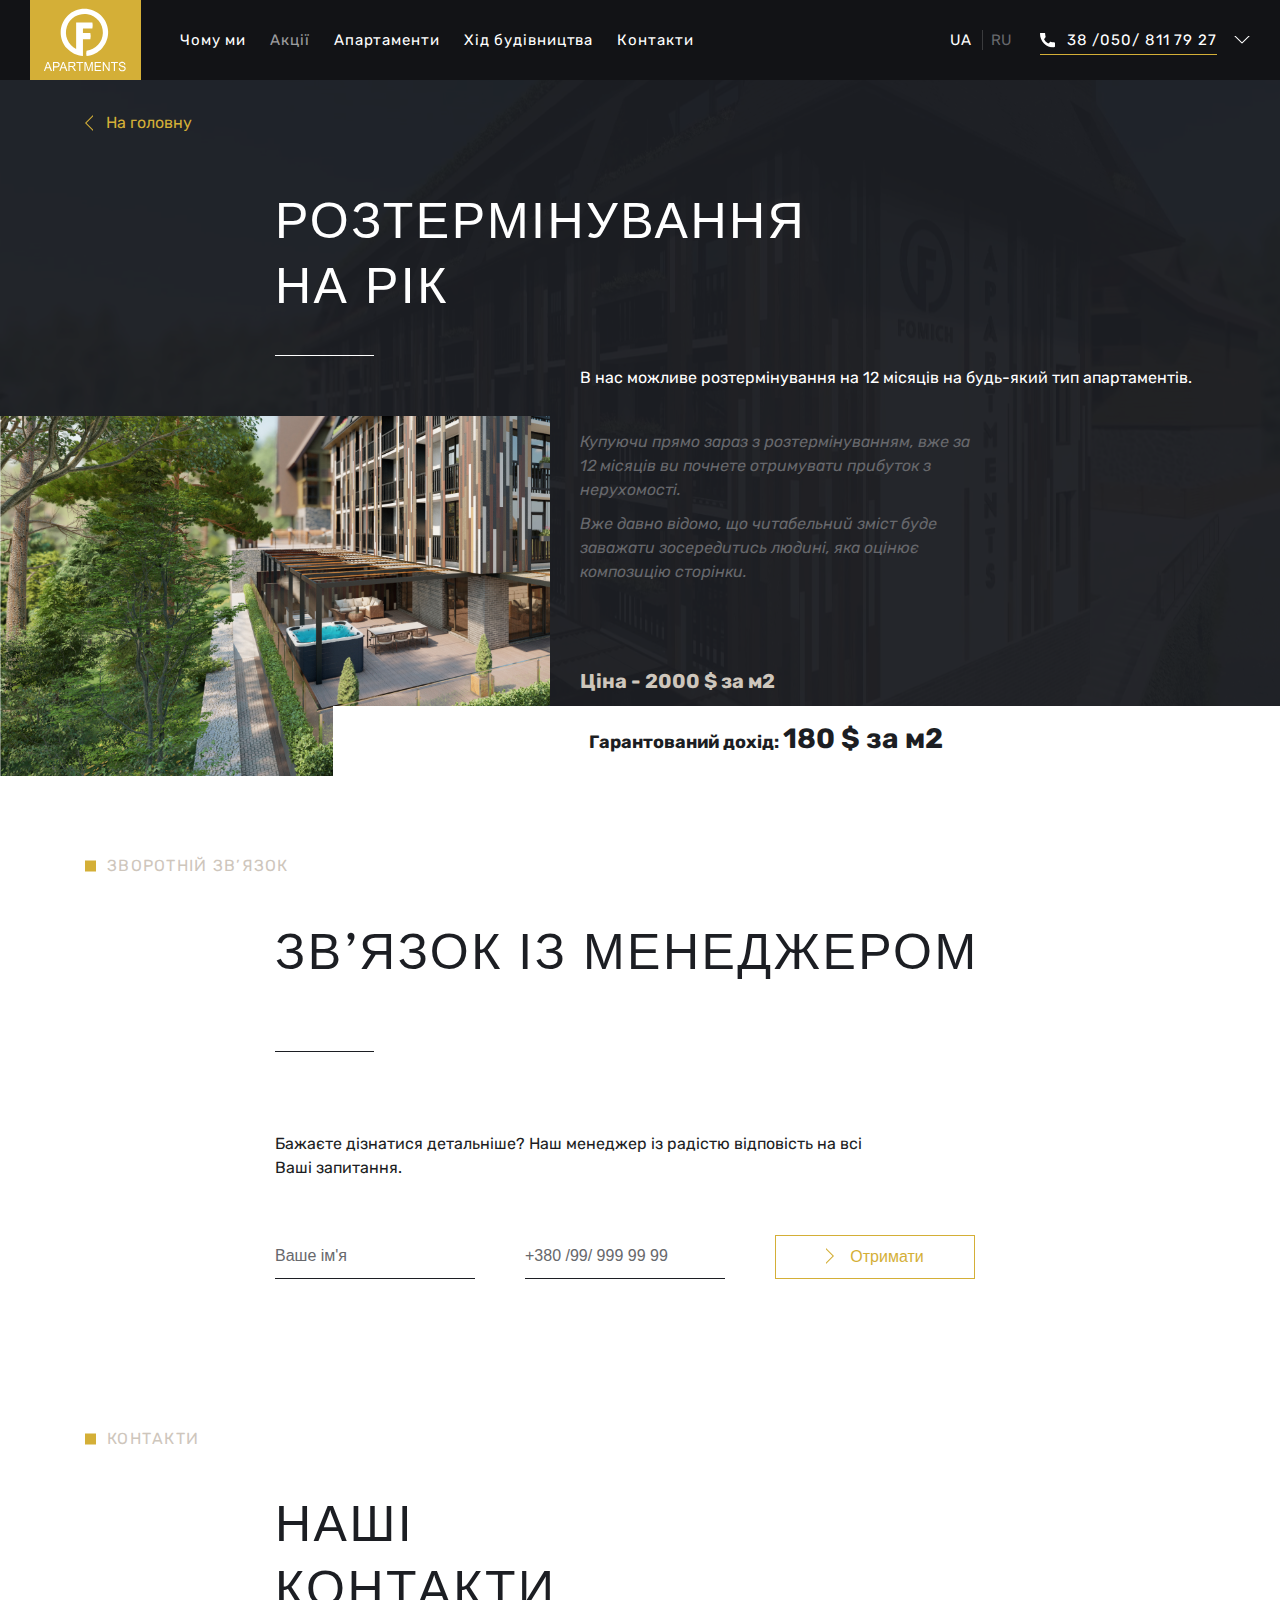
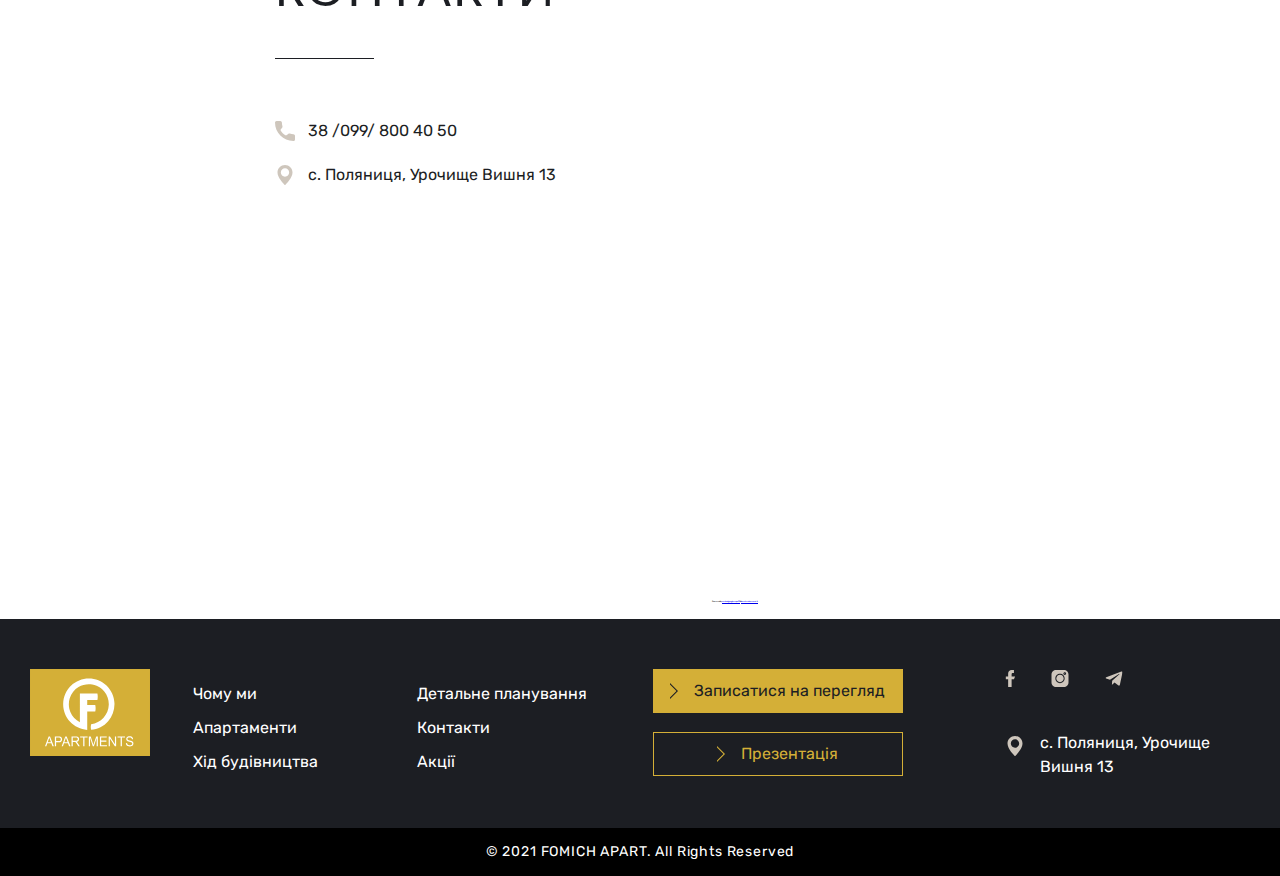
<file: akcii.html>
<!DOCTYPE html>
<html lang="en">

<head>
    <meta charset="UTF-8">
    <meta name="viewport" content="width=device-width, initial-scale=1.0">
    <title>Fomich</title>
    <!-- favico -->
    <link rel="apple-touch-icon-precomposed" href="./apple-touch-icon.png" />
    <link rel="icon" href="./favicon.ico">
    <meta property="og:image" content="./og_image.jpg" />
    <!-- styles -->
    <link rel="stylesheet" href="css/swiper.css">
    <link rel="stylesheet" href="css/jquery.fancybox.min.css">
    <link rel="stylesheet" href="css/bootstrap-grid.min.css">
    <link rel="stylesheet" href="css/common.css">
    <link rel="stylesheet" href="css/responsive.css">
</head>

<body>
    <header class="header no-scroll">
        <div class="burger-btn">
            <img src="img/burger-ic.svg" alt="menu">
        </div>
        <div class="header__logo">
            <a href="index.html"><img src="img/logo.svg" alt="logo"></a>
        </div>
        <nav class="header_menu">
            <ul>
                <li><a href="index.html#whywe">Чому ми</a></li>
                <li><a class="link active" href="akcii.html">Акції</a></li>
                <li><a href="index.html#apart">Апартаменти</a></li>
                <li><a href="index.html#course">Хід будівництва</a></li>
                <li><a href="index.html#contact">Контакти</a></li>
            </ul>
        </nav>
        <div class="header__rightsect">
            <div class="phone-btn">
                <img src="img/icon-phone.svg" alt="phone">
            </div>
            <div class="langsect">
                <ul>
                    <li class="active"><a href="#">UA</a></li>
                    <li><a href="#">RU</a></li>
                </ul>
            </div>
            <div class="phonesect">
                <div class="phonesect__shown">
                    <a href="tel:+380508117927">38 /050/ 811 79 27</a>
                    <img src="img/arrow-bottom.svg" alt="arrow">
                </div>
                <div class="phonesect__hidden">
                    <a href="tel:+380663949841">38 /066/ 394 98 41</a>
                </div>

            </div>
        </div>
        <div class="mobile-menu">
            <button class="mobile-menu__close">
                <img src="img/icon-close.svg" alt="close">
            </button>
            <div class="mobile-menu__content">
                <div class="scrollwrapp">
                    <img src="img/menulogo.svg" alt="logo">
                    <ul class="mobnav no-scroll">
                        <li><a href="index.html#whywe">Чому ми</a></li>
                        <li><a class="link active" href="akcii.html">Акції</a></li>
                        <li><a href="index.html#apart">Апартаменти</a></li>
                        <li><a href="index.html#course">Хід будівництва</a></li>
                        <li><a href="index.html#contact">Контакти</a></li>
                    </ul>
                    <div class="moblang">
                        <ul>
                            <li class="active"><a href="#">UA</a></li>
                            <li><a href="#">RU</a></li>
                        </ul>
                    </div>
                    <div class="mobphonenums">
                        <ul>
                            <li><a href="tel:+380508117927">38 /050/ 811 79 27</a></li>
                            <li><a href="tel:+380663949841">38 /066/ 394 98 41</a></li>
                        </ul>
                    </div>
                </div>
            </div>

        </div>
    </header>

    <main>
        <section class="akc-main">
            <div class="container">
                <a href="index.html" class="tomain"><img src="img/akcii/tomain-arr.svg" alt="arrow"> На головну</a>
                <div class="row">
                    <div class="col-lg-10 offset-lg-2">
                        <h1>Розтермінування на рік</h1>
                    </div>
                </div>
            </div>
            <div class="whywe__content">
                <div class="whywe__sliderwrapp">
                   <img src="img/akcii/akc-pic2.jpg" alt="image">
                </div>
                <div class="whywe__sectdescr" style="padding-right: 294px;">
                    <div class="toptext">
                        <p>
                            В нас можливе розтермінування на 12 місяців на будь-який тип апартаментів.
                        </p>
                       <p>
                           <i>
                            Купуючи прямо зараз з розтермінуванням, вже за 12 місяців ви почнете отримувати прибуток з нерухомості.
                           </i>
                           <i>
                            Вже давно відомо, що читабельний зміст буде заважати зосередитись людині, яка оцінює композицію сторінки. 
                           </i>
                        </p>
                    </div>
                    <div class="botttext">
                        <p>Ціна -  2000 $ за м2</p>
                    </div>
                </div>
                <div class="bottabssect">
                    <p>Гарантований дохід:  <span>180 $ за м2</span></p>
                </div>
            </div>
        </section>
      
        <section class="callback">
            <div class="container">
                <p class="section-subtitle">зворотній зв’язок</p>
                <div class="row">
                    <div class="col-lg-10 offset-lg-2">
                        <h3 class="section-title">
                            Зв’язок із менеджером
                        </h3>
                        <div class="callback__form">
                            <p class="callback__form-title">Бажаєте дізнатися детальніше? Наш менеджер із радістю відповість на всі Ваші запитання.</p>
                            <form action="" class="littform">
                                <input type="text" placeholder="Ваше ім'я">
                                <input type="tel" id="telnum" placeholder="+380 /99/ 999 99 99 " inputmode="text">
                                <button class="transparentbtn">
                                    <span>
                                        <svg width="11" height="22" viewBox="0 0 11 22" fill="none" xmlns="http://www.w3.org/2000/svg">
                                            <path d="M8.93748 11L0 2.06248L0 0L11 11L0 22L0 19.9375L8.93748 11Z" fill="#D4AF37">
                                            </path>
                                        </svg>
                                        Отримати
                                    </span>
                                </button>
                            </form>
                        </div>
                    </div>
                </div>
            </div>
        </section>

        <section class="contacts" id="contact">
            <div class="container">
                <p class="section-subtitle">КОНТАКТИ</p>
                <div class="row">
                    <div class="col-lg-10 offset-lg-2">
                        <h3 class="section-title">
                            НАШІ КОНТАКТИ
                        </h3>
                        <div class="map-wrapper">
                            <div class="mapinfo-text">
                                <a href="tel:380998004050">38 /099/ 800 40 50</a>
                                <p>с. Поляниця, Урочище Вишня 13</p>
                            </div>
                            <div style="overflow:hidden;width: 100%;height:100%;position: relative;"><iframe width="700"
                                    height="440"
                                    src="https://maps.google.com/maps?width=700&amp;height=440&amp;hl=en&amp;q=Fomich%20Apartments%20%D1%83%D1%80%D0%BE%D1%87%D0%B8%D1%89%D0%B5%20%D0%92%D0%B8%D1%88%D0%BD%D1%8F%2C%2013%2C%20Polyanytsya%2C%20Ivano-Frankivsk%20Oblast%2C%2078593+(Fomich%20Apartments)&amp;ie=UTF8&amp;t=&amp;z=16&amp;iwloc=B&amp;output=embed"
                                    frameborder="0" scrolling="no" marginheight="0" marginwidth="0"></iframe>
                                <div
                                    style="position: absolute;width: 80%;bottom: 10px;left: 0;right: 0;margin-left: auto;margin-right: auto;color: #000;text-align: center;">
                                    <small style="line-height: 1.8;font-size: 2px;background: #fff;">Powered by <a
                                            href="https://embedgooglemaps.com/fr/">embedgooglemaps FR</a> & <a
                                            href="https://iamsterdamcard.it">iamsterdam card.it</a></small></div>
                                <style>
                                    #gmap_canvas img {
                                        max-width: none !important;
                                        background: none !important
                                    }
                                </style>
                            </div><br />
                        </div>
                    </div>
                </div>
            </div>
        </section>


    </main>

    <footer class="footer">
        <div class="footer-wrapper">
            <div class="footer__logo">
                <a href="index.html"><img src="img/logo.svg" alt="logo"></a>
            </div>
            <div class="footer__lists no-scroll">
                <ul>
                    <li><a href="index.html#whywe">Чому ми</a></li>
                    <li><a href="index.html#apart">Апартаменти</a></li>
                    <li><a href="index.html#course">Хід будівництва</a></li>
                </ul>
                <ul>
                    <li><a class="link active" href="datailed-planning.html">Детальне планування</a></li>
                    <li><a href="index.html#contact">Контакти</a></li>
                    <li><a href="akcii.html">Акції</a></li>
                </ul>
            </div>
            <div class="footer__btns">
                <a href="#" class="yellowbtn modalbtn">
                    <span>
                        <svg width="11" height="22" viewBox="0 0 11 22" fill="none" xmlns="http://www.w3.org/2000/svg">
                            <path d="M8.93748 11L0 2.06248L0 0L11 11L0 22L0 19.9375L8.93748 11Z" fill="#1C1E23"></path>
                        </svg>
                        Записатися на перегляд
                    </span>
                </a>
                <a href="#presentation" class="transparentbtn">
                    <span>
                        <svg width="11" height="22" viewBox="0 0 11 22" fill="none" xmlns="http://www.w3.org/2000/svg">
                            <path d="M8.93748 11L0 2.06248L0 0L11 11L0 22L0 19.9375L8.93748 11Z" fill="#D4AF37"></path>
                        </svg>
                        Презентація
                    </span>
                </a>
            </div>
            <div class="footer__socbox">
                <div class="footer__socbox-wrapp">
                    <ul class="soclist">
                        <li>
                            <a href="https://www.facebook.com/fomich.apartments" target="_blank">
                                <svg width="11" height="20" viewBox="0 0 11 20" fill="none"
                                    xmlns="http://www.w3.org/2000/svg">
                                    <path
                                        d="M6.81818 7.5V4.77273C6.81818 4.02 7.42909 3.40909 8.18182 3.40909H9.54545V0H6.81818C4.55864 0 2.72727 1.83136 2.72727 4.09091V7.5H0V10.9091H2.72727V21.8182H6.81818V10.9091H9.54545L10.9091 7.5H6.81818Z"
                                        fill="#CEC6BC"></path>
                                </svg>
                            </a>
                        </li>
                        <li>
                            <a href="https://www.instagram.com/fomich_apartments/" target="_blank">
                                <svg width="20" height="20" viewBox="0 0 20 20" fill="none"
                                    xmlns="http://www.w3.org/2000/svg">
                                    <path
                                        d="M14.5862 0H5.41381C2.42858 0 0 2.42858 0 5.41381V14.5863C0 17.5714 2.42858 20 5.41381 20H14.5863C17.5714 20 20 17.5714 20 14.5863V5.41381C20 2.42858 17.5714 0 14.5862 0ZM9.99998 15.4686C6.98455 15.4686 4.53139 13.0154 4.53139 9.99998C4.53139 6.98455 6.98455 4.53139 9.99998 4.53139C13.0154 4.53139 15.4686 6.98455 15.4686 9.99998C15.4686 13.0154 13.0154 15.4686 9.99998 15.4686ZM15.5993 5.82106C14.7082 5.82106 13.9834 5.09627 13.9834 4.20516C13.9834 3.31405 14.7082 2.58911 15.5993 2.58911C16.4904 2.58911 17.2154 3.31405 17.2154 4.20516C17.2154 5.09627 16.4904 5.82106 15.5993 5.82106Z"
                                        fill="#CEC6BC"></path>
                                    <path
                                        d="M9.99998 5.7039C7.63121 5.7039 5.70387 7.63108 5.70387 10C5.70387 12.3688 7.63121 14.2961 9.99998 14.2961C12.3689 14.2961 14.2961 12.3688 14.2961 10C14.2961 7.63108 12.3689 5.7039 9.99998 5.7039Z"
                                        fill="#CEC6BC"></path>
                                    <path
                                        d="M15.5993 3.76173C15.3549 3.76173 15.1559 3.9607 15.1559 4.20515C15.1559 4.44959 15.3549 4.64857 15.5993 4.64857C15.8439 4.64857 16.0429 4.44975 16.0429 4.20515C16.0429 3.96055 15.8439 3.76173 15.5993 3.76173Z"
                                        fill="#CEC6BC"></path>
                                </svg>
                            </a>
                        </li>
                        <li>
                            <a href="#" target="_blank">
                                <svg width="20" height="20" viewBox="0 0 20 20" fill="none"
                                    xmlns="http://www.w3.org/2000/svg">
                                    <g clip-path="url(#clip0)">
                                        <path
                                            d="M7.8474 12.6508L7.51657 17.3041C7.9899 17.3041 8.1949 17.1008 8.44074 16.8566L10.6599 14.7358L15.2582 18.1033C16.1016 18.5733 16.6957 18.3258 16.9232 17.3274L19.9416 3.1841L19.9424 3.18326C20.2099 1.9366 19.4916 1.4491 18.6699 1.75493L0.928237 8.54743C-0.282596 9.01743 -0.264263 9.69243 0.722404 9.99826L5.25824 11.4091L15.7941 4.8166C16.2899 4.48826 16.7407 4.66993 16.3699 4.99826L7.8474 12.6508Z"
                                            fill="#CEC6BC"></path>
                                    </g>
                                    <defs>
                                        <clipPath id="clip0">
                                            <rect width="20" height="20" fill="white"></rect>
                                        </clipPath>
                                    </defs>
                                </svg>
                            </a>
                        </li>
                    </ul>
                    <p>с. Поляниця, Урочище Вишня 13</p>
                </div>
            </div>
        </div>
        <div class="footer-reserved">
            <p>© 2021 FOMICH APART. All Rights Reserved</p>
        </div>
    </footer>





    <script src="js/jquery.min.js"></script>
    <script src="js/swiper.js"></script>
    <script src="js/jquery.fancybox.min.js"></script>
    <script src="js/jquery.inputmask.min.js"></script>
    <script src="js/common.js"></script>
</body>

</html>
</file>
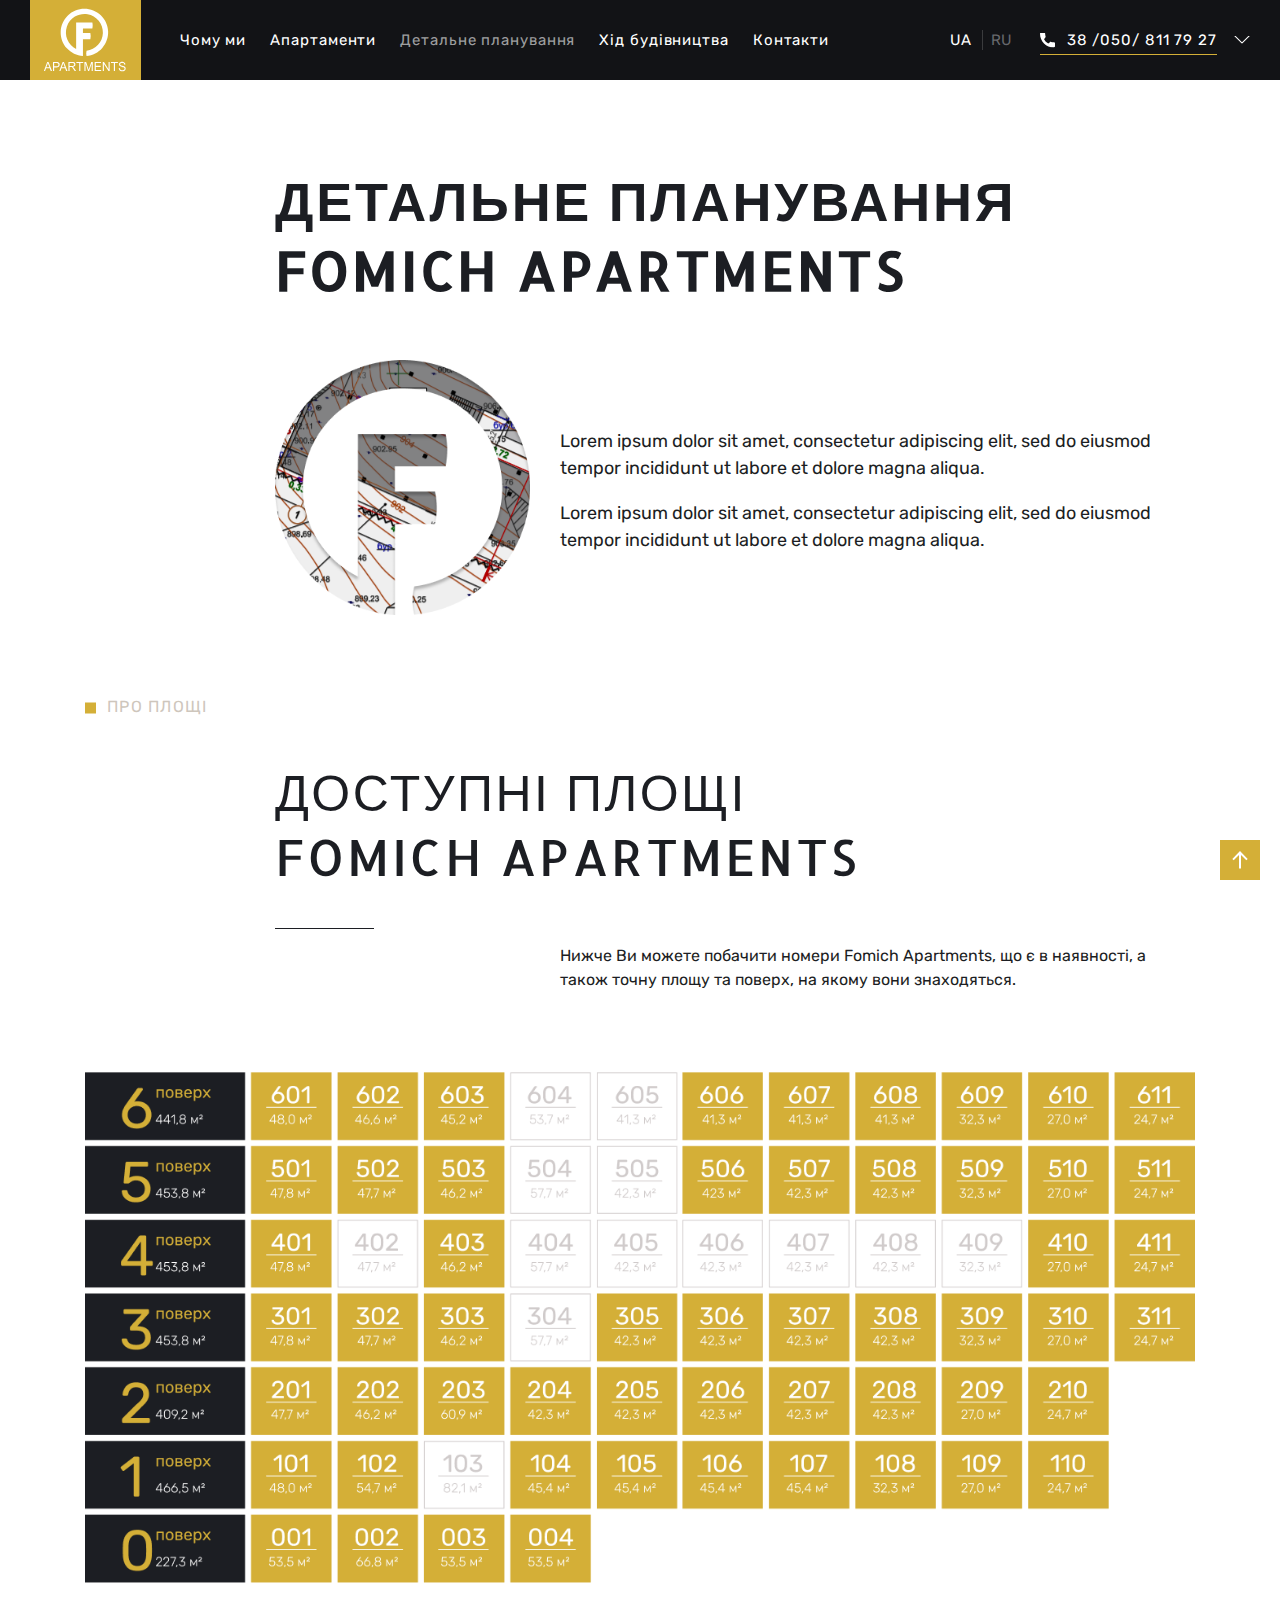
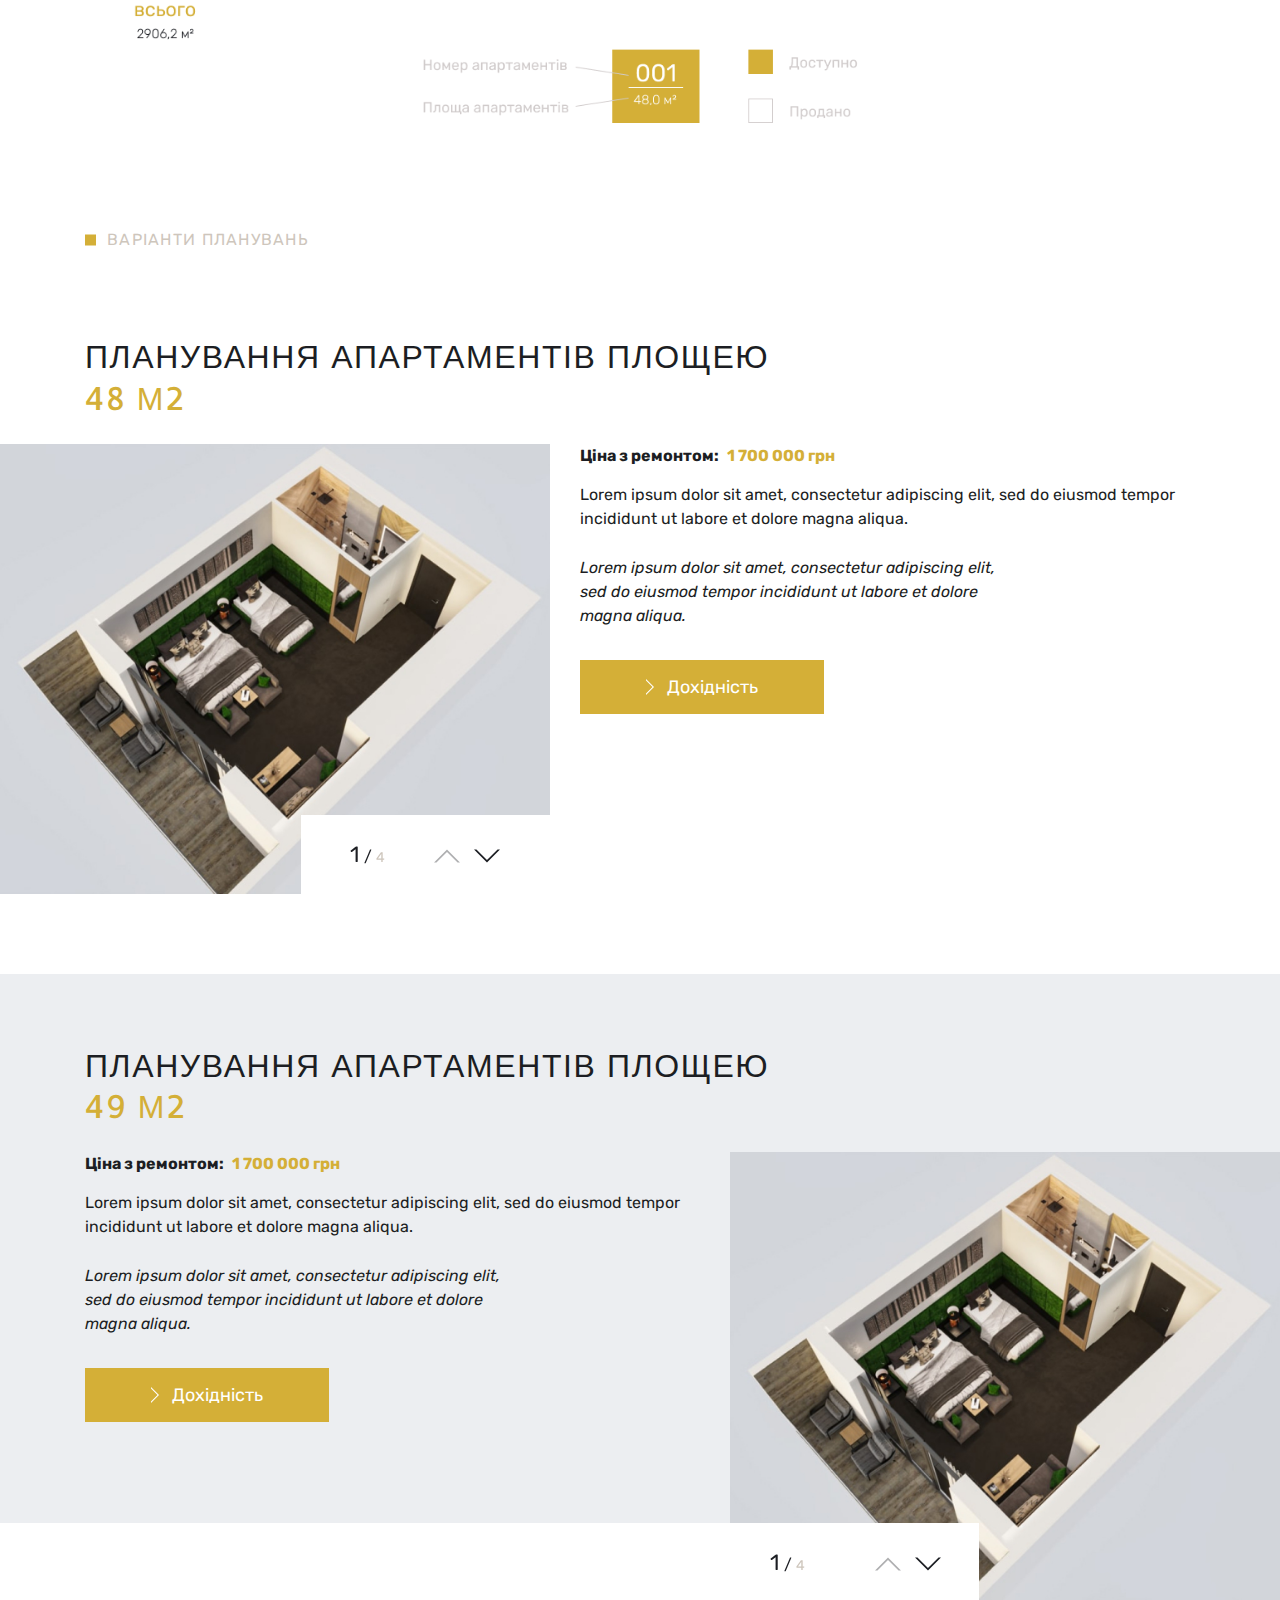
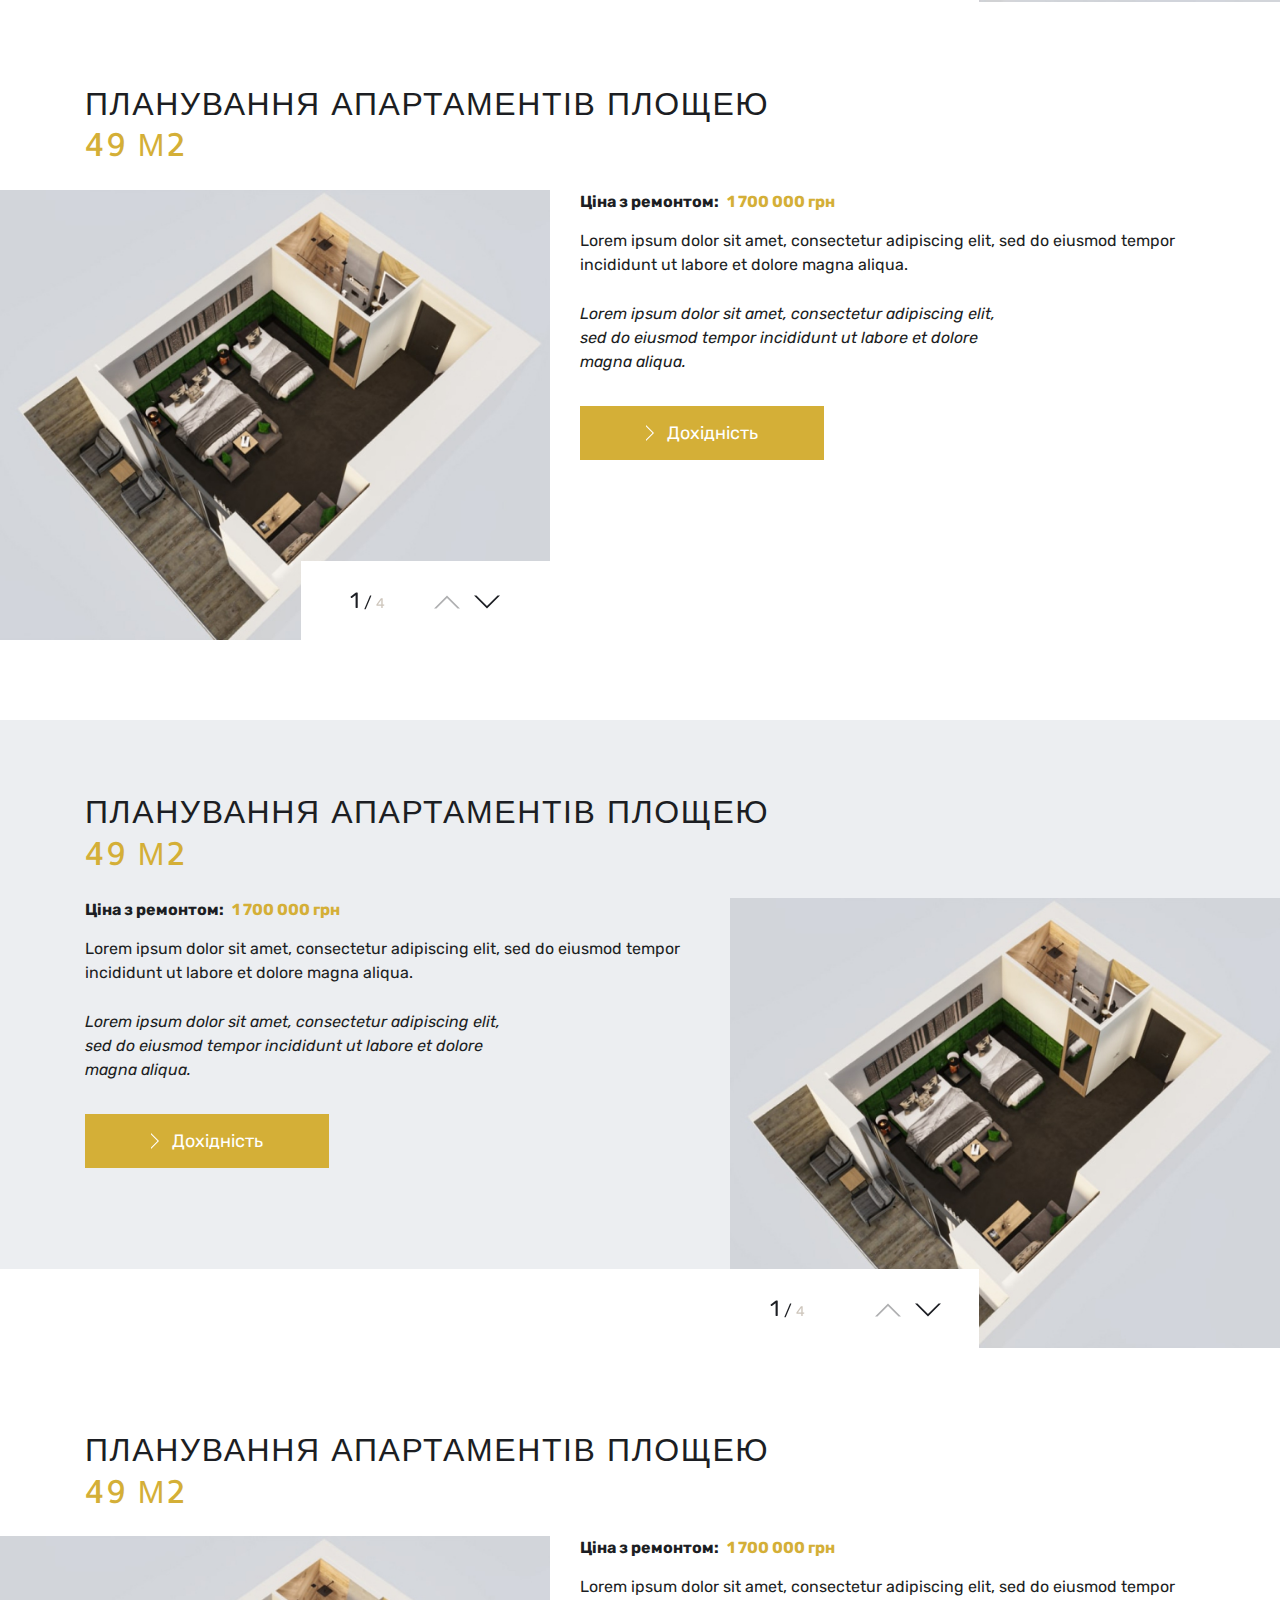
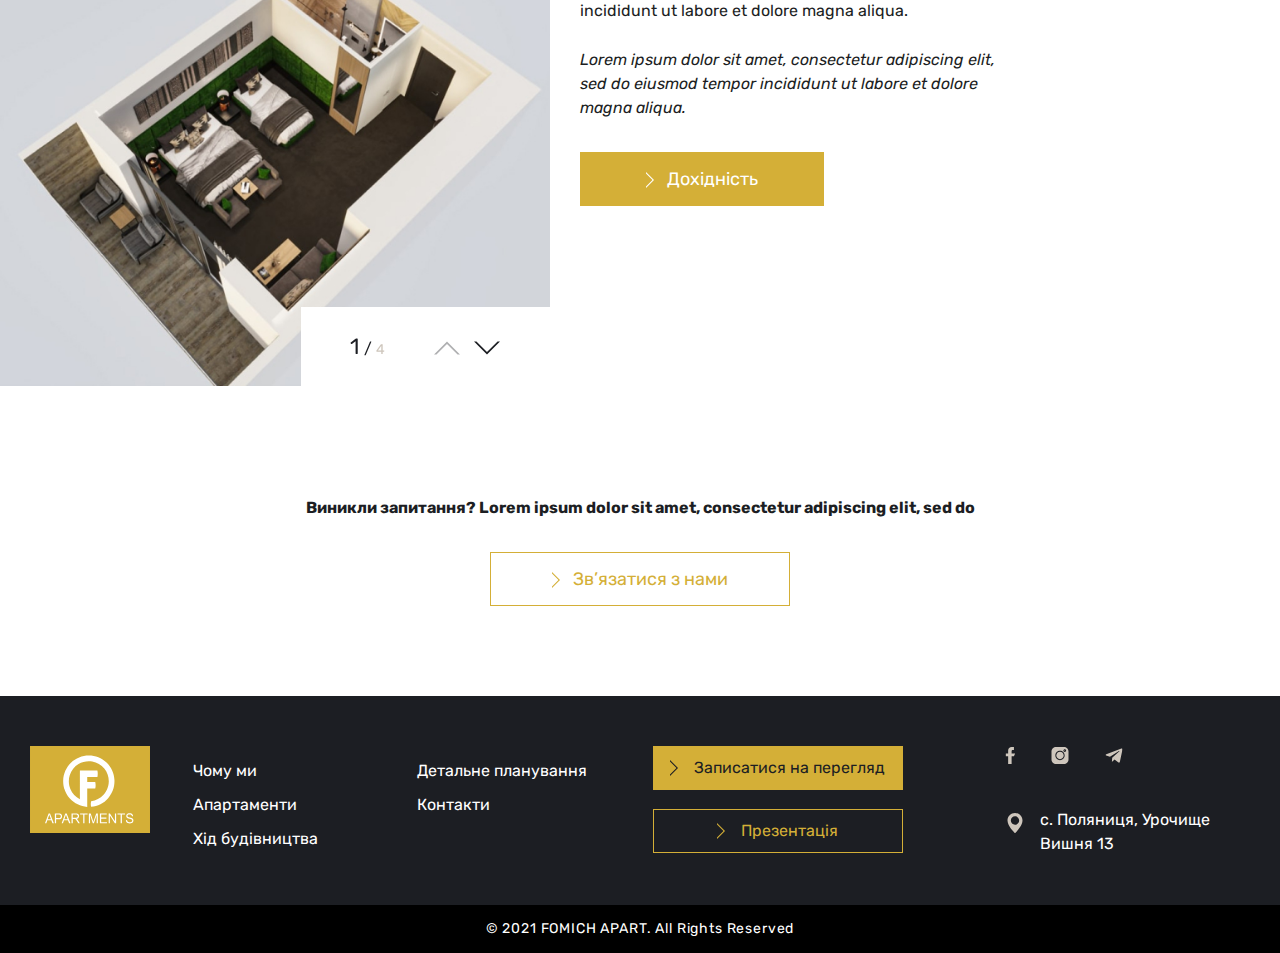
<file: datailed-planning.html>
<!DOCTYPE html>
<html lang="en">

<head>
    <meta charset="UTF-8">
    <meta name="viewport" content="width=device-width, initial-scale=1.0">
    <title>Fomich</title>
    <!-- favico -->
    <link rel="apple-touch-icon-precomposed" href="./apple-touch-icon.png" />
    <link rel="icon" href="./favicon.ico">
    <meta property="og:image" content="./og_image.jpg" />
    <!-- styles -->
    <link rel="stylesheet" href="css/swiper.css">
    <link rel="stylesheet" href="css/jquery.fancybox.min.css">
    <link rel="stylesheet" href="css/bootstrap-grid.min.css">
    <link rel="stylesheet" href="css/common.css">
    <link rel="stylesheet" href="css/responsive.css">
</head>

<body>
    <header class="header no-scroll">
        <div class="burger-btn">
            <img src="img/burger-ic.svg" alt="menu">
        </div>
        <div class="header__logo">
            <a href="index.html"><img src="img/logo.svg" alt="logo"></a>
        </div>
        <nav class="header_menu">
            <ul>
                <li><a href="index.html#whywe">Чому ми</a></li>
                <li><a href="index.html#apart">Апартаменти</a></li>
                <li><a class="link active" href="datailed-planning.html">Детальне планування</a></li>
                <li><a href="index.html#course">Хід будівництва</a></li>
                <li><a href="index.html#contact">Контакти</a></li>
            </ul>
        </nav>
        <div class="header__rightsect">
            <div class="phone-btn">
                <img src="img/icon-phone.svg" alt="phone">
            </div>
            <div class="langsect">
                <ul>
                    <li class="active"><a href="#">UA</a></li>
                    <li><a href="#">RU</a></li>
                </ul>
            </div>
            <div class="phonesect">
                <div class="phonesect__shown">
                    <a href="tel:+380508117927">38 /050/ 811 79 27</a>
                    <img src="img/arrow-bottom.svg" alt="arrow">
                </div>
                <div class="phonesect__hidden">
                    <a href="tel:+380663949841">38 /066/ 394 98 41</a>
                </div>

            </div>
        </div>
        <div class="mobile-menu">
            <button class="mobile-menu__close">
                <img src="img/icon-close.svg" alt="close">
            </button>
            <div class="mobile-menu__content">
                <div class="scrollwrapp">
                    <img src="img/menulogo.svg" alt="logo">
                    <ul class="mobnav no-scroll">
                        <li><a href="index.html#whywe">Чому ми</a></li>
                        <li><a href="index.html#apart">Апартаменти</a></li>
                        <li><a class="link active" href="datailed-planning.html">Детальне планування</a></li>
                        <li><a href="index.html#course">Хід будівництва</a></li>
                        <li><a href="index.html#contact">Контакти</a></li>
                    </ul>
                    <div class="moblang">
                        <ul>
                            <li class="active"><a href="#">UA</a></li>
                            <li><a href="#">RU</a></li>
                        </ul>
                    </div>
                    <div class="mobphonenums">
                        <ul>
                            <li><a href="tel:+380508117927">38 /050/ 811 79 27</a></li>
                            <li><a href="tel:+380663949841">38 /066/ 394 98 41</a></li>
                        </ul>
                    </div>
                </div>
            </div>

        </div>
    </header>

    <main>
        <section class="detplann-fscreen">
            <div class="container">
                <div class="row align-items-center">
                    <div class="col-md-10 offset-md-2">
                        <h1>
                            ДЕТАЛЬНЕ ПЛАНУВАННЯ <span>FOMICH APARTMENTS</span>
                        </h1>
                    </div>
                    <div class="col-md-3 offset-md-2">
                        <img src="img/planning-page/intersect.png" alt="image">
                    </div>
                    <div class="col-md-7">
                        <div class="detplann-fscreen-descr">
                            <p>
                                Lorem ipsum dolor sit amet, consectetur adipiscing elit, sed do eiusmod tempor
                                incididunt ut labore et dolore magna aliqua.
                            </p>
                            <p>
                                Lorem ipsum dolor sit amet, consectetur adipiscing elit, sed do eiusmod tempor
                                incididunt ut labore et dolore magna aliqua.
                            </p>
                        </div>
                    </div>
                </div>
            </div>
        </section>

        <section class="detplann appartamentssect">
            <div class="container">
                <p class="section-subtitle">ПРО ПЛОЩІ</p>
                <div class="row">
                    <div class="col-lg-10 offset-lg-2">
                        <h2 class="section-title">ДОСТУПНІ ПЛОЩІ <b>FOMICH APARTMENTS</b></h2>
                    </div>
                    <div class="col-lg-7 offset-lg-5">
                        <p>
                            Нижче Ви можете побачити номери Fomich Apartments, що є в наявності, а також точну площу та
                            поверх, на якому вони знаходяться.
                        </p>
                    </div>
                    <div class="flatbox">
                        <a href="img/flat-bigpic.png" data-fancybox="flat">
                            <img src="img/flat.png" alt="image">
                        </a>
                    </div>
                </div>
            </div>
        </section>

        <section class="planning-variants">
            <div class="container">
                <p class="section-subtitle">ВАРІАНТИ ПЛАНУВАНЬ</p>
            </div>
            <div class="planning-slidersect">
                <div class="whywe__content">
                    <div class="planning-slidersect__sliderhead">
                        <div class="container">
                            <p class="planning-slidersect__slidertitle">ПЛАНУВАННЯ АПАРТАМЕНТІВ ПЛОЩЕЮ <span>48
                                    м2</span></p>
                        </div>
                    </div>
                    <div class="whywe__sliderwrapp">
                        <div class="swiper-container">
                            <div class="swiper-wrapper">
                                <div class="swiper-slide">
                                    <div class="slidebox">
                                        <a href="img/planning-page/big-slide1.jpg" data-fancybox="gallery">
                                            <img src="img/planning-page/slide1.jpg" alt="slide">
                                        </a>
                                    </div>
                                </div>
                                <div class="swiper-slide">
                                    <div class="slidebox">
                                        <a href="img/planning-page/big-slide1.jpg" data-fancybox="gallery">
                                            <img src="img/planning-page/slide1.jpg" alt="slide">
                                        </a>
                                    </div>
                                </div>
                                <div class="swiper-slide">
                                    <div class="slidebox">
                                        <a href="img/planning-page/big-slide1.jpg" data-fancybox="gallery">
                                            <img src="img/planning-page/slide1.jpg" alt="slide">
                                        </a>
                                    </div>
                                </div>
                                <div class="swiper-slide">
                                    <div class="slidebox">
                                        <a href="img/planning-page/big-slide1.jpg" data-fancybox="gallery">
                                            <img src="img/planning-page/slide1.jpg" alt="slide">
                                        </a>
                                    </div>
                                </div>
                            </div>
                            <!-- Add Pagination -->
                            <div class="swiper-pagination"></div>
                            <!-- Add Arrows -->
                            <div class="swiper-button-next"></div>
                            <div class="swiper-button-prev"></div>
                        </div>
                    </div>
                    <div class="planning-variants__description">
                        <p class="price">Ціна з ремонтом: <span>1 700 000 грн</span></p>
                        <div class="pv-descr">
                            <p>Lorem ipsum dolor sit amet, consectetur adipiscing elit, sed do eiusmod tempor incididunt
                                ut labore et dolore magna aliqua. </p>
                        </div>
                        <div class="pv-itdescr">
                            <i>
                                Lorem ipsum dolor sit amet, consectetur adipiscing elit, sed do eiusmod tempor
                                incididunt ut labore et dolore magna aliqua.
                            </i>
                        </div>
                        <a href="#" class="planning-popupbtn">
                            <span>
                                <svg width="11" height="22" viewBox="0 0 11 22" fill="none"
                                    xmlns="http://www.w3.org/2000/svg">
                                    <path d="M8.93748 11L0 2.06248L0 0L11 11L0 22L0 19.9375L8.93748 11Z" fill="white" />
                                </svg>

                                Дохідність
                            </span>
                        </a>
                    </div>
                </div>
                <div class="whywe__content">
                    <div class="planning-slidersect__sliderhead">
                        <div class="container">
                            <p class="planning-slidersect__slidertitle">ПЛАНУВАННЯ АПАРТАМЕНТІВ ПЛОЩЕЮ <span>49
                                    м2</span></p>
                        </div>
                    </div>
                    <div class="whywe__sliderwrapp">
                        <div class="swiper-container">
                            <div class="swiper-wrapper">
                                <div class="swiper-slide">
                                    <div class="slidebox">
                                        <a href="img/planning-page/big-slide1.jpg" data-fancybox="gallery1">
                                            <img src="img/planning-page/slide1.jpg" alt="slide">
                                        </a>
                                    </div>
                                </div>
                                <div class="swiper-slide">
                                    <div class="slidebox">
                                        <a href="img/planning-page/big-slide1.jpg" data-fancybox="gallery1">
                                            <img src="img/planning-page/slide1.jpg" alt="slide">
                                        </a>
                                    </div>
                                </div>
                                <div class="swiper-slide">
                                    <div class="slidebox">
                                        <a href="img/planning-page/big-slide1.jpg" data-fancybox="gallery1">
                                            <img src="img/planning-page/slide1.jpg" alt="slide">
                                        </a>
                                    </div>
                                </div>
                                <div class="swiper-slide">
                                    <div class="slidebox">
                                        <a href="img/planning-page/big-slide1.jpg" data-fancybox="gallery1">
                                            <img src="img/planning-page/slide1.jpg" alt="slide">
                                        </a>
                                    </div>
                                </div>
                            </div>
                            <!-- Add Pagination -->
                            <div class="swiper-pagination"></div>
                            <!-- Add Arrows -->
                            <div class="swiper-button-next"></div>
                            <div class="swiper-button-prev"></div>
                        </div>
                    </div>
                    <div class="planning-variants__description">
                        <p class="price">Ціна з ремонтом: <span>1 700 000 грн</span></p>
                        <div class="pv-descr">
                            <p>Lorem ipsum dolor sit amet, consectetur adipiscing elit, sed do eiusmod tempor incididunt
                                ut labore et dolore magna aliqua. </p>
                        </div>
                        <div class="pv-itdescr">
                            <i>
                                Lorem ipsum dolor sit amet, consectetur adipiscing elit, sed do eiusmod tempor
                                incididunt ut labore et dolore magna aliqua.
                            </i>
                        </div>
                        <a href="#" class="planning-popupbtn">
                            <span>
                                <svg width="11" height="22" viewBox="0 0 11 22" fill="none"
                                    xmlns="http://www.w3.org/2000/svg">
                                    <path d="M8.93748 11L0 2.06248L0 0L11 11L0 22L0 19.9375L8.93748 11Z" fill="white" />
                                </svg>

                                Дохідність
                            </span>
                        </a>
                    </div>
                </div>
                <div class="whywe__content">
                    <div class="planning-slidersect__sliderhead">
                        <div class="container">
                            <p class="planning-slidersect__slidertitle">ПЛАНУВАННЯ АПАРТАМЕНТІВ ПЛОЩЕЮ <span>49
                                    м2</span></p>
                        </div>
                    </div>
                    <div class="whywe__sliderwrapp">
                        <div class="swiper-container">
                            <div class="swiper-wrapper">
                                <div class="swiper-slide">
                                    <div class="slidebox">
                                        <a href="img/planning-page/big-slide1.jpg" data-fancybox="gallery2">
                                            <img src="img/planning-page/slide1.jpg" alt="slide">
                                        </a>
                                    </div>
                                </div>
                                <div class="swiper-slide">
                                    <div class="slidebox">
                                        <a href="img/planning-page/big-slide1.jpg" data-fancybox="gallery2">
                                            <img src="img/planning-page/slide1.jpg" alt="slide">
                                        </a>
                                    </div>
                                </div>
                                <div class="swiper-slide">
                                    <div class="slidebox">
                                        <a href="img/planning-page/big-slide1.jpg" data-fancybox="gallery2">
                                            <img src="img/planning-page/slide1.jpg" alt="slide">
                                        </a>
                                    </div>
                                </div>
                                <div class="swiper-slide">
                                    <div class="slidebox">
                                        <a href="img/planning-page/big-slide1.jpg" data-fancybox="gallery2">
                                            <img src="img/planning-page/slide1.jpg" alt="slide">
                                        </a>
                                    </div>
                                </div>
                            </div>
                            <!-- Add Pagination -->
                            <div class="swiper-pagination"></div>
                            <!-- Add Arrows -->
                            <div class="swiper-button-next"></div>
                            <div class="swiper-button-prev"></div>
                        </div>
                    </div>
                    <div class="planning-variants__description">
                        <p class="price">Ціна з ремонтом: <span>1 700 000 грн</span></p>
                        <div class="pv-descr">
                            <p>Lorem ipsum dolor sit amet, consectetur adipiscing elit, sed do eiusmod tempor incididunt
                                ut labore et dolore magna aliqua. </p>
                        </div>
                        <div class="pv-itdescr">
                            <i>
                                Lorem ipsum dolor sit amet, consectetur adipiscing elit, sed do eiusmod tempor
                                incididunt ut labore et dolore magna aliqua.
                            </i>
                        </div>
                        <a href="#" class="planning-popupbtn">
                            <span>
                                <svg width="11" height="22" viewBox="0 0 11 22" fill="none"
                                    xmlns="http://www.w3.org/2000/svg">
                                    <path d="M8.93748 11L0 2.06248L0 0L11 11L0 22L0 19.9375L8.93748 11Z" fill="white" />
                                </svg>

                                Дохідність
                            </span>
                        </a>
                    </div>
                </div>
                <div class="whywe__content">
                    <div class="planning-slidersect__sliderhead">
                        <div class="container">
                            <p class="planning-slidersect__slidertitle">ПЛАНУВАННЯ АПАРТАМЕНТІВ ПЛОЩЕЮ <span>49
                                    м2</span></p>
                        </div>
                    </div>
                    <div class="whywe__sliderwrapp">
                        <div class="swiper-container">
                            <div class="swiper-wrapper">
                                <div class="swiper-slide">
                                    <div class="slidebox">
                                        <a href="img/planning-page/big-slide1.jpg" data-fancybox="gallery3">
                                            <img src="img/planning-page/slide1.jpg" alt="slide">
                                        </a>
                                    </div>
                                </div>
                                <div class="swiper-slide">
                                    <div class="slidebox">
                                        <a href="img/planning-page/big-slide1.jpg" data-fancybox="gallery3">
                                            <img src="img/planning-page/slide1.jpg" alt="slide">
                                        </a>
                                    </div>
                                </div>
                                <div class="swiper-slide">
                                    <div class="slidebox">
                                        <a href="img/planning-page/big-slide1.jpg" data-fancybox="gallery3">
                                            <img src="img/planning-page/slide1.jpg" alt="slide">
                                        </a>
                                    </div>
                                </div>
                                <div class="swiper-slide">
                                    <div class="slidebox">
                                        <a href="img/planning-page/big-slide1.jpg" data-fancybox="gallery3">
                                            <img src="img/planning-page/slide1.jpg" alt="slide">
                                        </a>
                                    </div>
                                </div>
                            </div>
                            <!-- Add Pagination -->
                            <div class="swiper-pagination"></div>
                            <!-- Add Arrows -->
                            <div class="swiper-button-next"></div>
                            <div class="swiper-button-prev"></div>
                        </div>
                    </div>
                    <div class="planning-variants__description">
                        <p class="price">Ціна з ремонтом: <span>1 700 000 грн</span></p>
                        <div class="pv-descr">
                            <p>Lorem ipsum dolor sit amet, consectetur adipiscing elit, sed do eiusmod tempor incididunt
                                ut labore et dolore magna aliqua. </p>
                        </div>
                        <div class="pv-itdescr">
                            <i>
                                Lorem ipsum dolor sit amet, consectetur adipiscing elit, sed do eiusmod tempor
                                incididunt ut labore et dolore magna aliqua.
                            </i>
                        </div>
                        <a href="#" class="planning-popupbtn">
                            <span>
                                <svg width="11" height="22" viewBox="0 0 11 22" fill="none"
                                    xmlns="http://www.w3.org/2000/svg">
                                    <path d="M8.93748 11L0 2.06248L0 0L11 11L0 22L0 19.9375L8.93748 11Z" fill="white" />
                                </svg>

                                Дохідність
                            </span>
                        </a>
                    </div>
                </div>
                <div class="whywe__content">
                    <div class="planning-slidersect__sliderhead">
                        <div class="container">
                            <p class="planning-slidersect__slidertitle">ПЛАНУВАННЯ АПАРТАМЕНТІВ ПЛОЩЕЮ <span>49
                                    м2</span></p>
                        </div>
                    </div>
                    <div class="whywe__sliderwrapp">
                        <div class="swiper-container">
                            <div class="swiper-wrapper">
                                <div class="swiper-slide">
                                    <div class="slidebox">
                                        <a href="img/planning-page/big-slide1.jpg" data-fancybox="gallery4">
                                            <img src="img/planning-page/slide1.jpg" alt="slide">
                                        </a>
                                    </div>
                                </div>
                                <div class="swiper-slide">
                                    <div class="slidebox">
                                        <a href="img/planning-page/big-slide1.jpg" data-fancybox="gallery4">
                                            <img src="img/planning-page/slide1.jpg" alt="slide">
                                        </a>
                                    </div>
                                </div>
                                <div class="swiper-slide">
                                    <div class="slidebox">
                                        <a href="img/planning-page/big-slide1.jpg" data-fancybox="gallery4">
                                            <img src="img/planning-page/slide1.jpg" alt="slide">
                                        </a>
                                    </div>
                                </div>
                                <div class="swiper-slide">
                                    <div class="slidebox">
                                        <a href="img/planning-page/big-slide1.jpg" data-fancybox="gallery4">
                                            <img src="img/planning-page/slide1.jpg" alt="slide">
                                        </a>
                                    </div>
                                </div>
                            </div>
                            <!-- Add Pagination -->
                            <div class="swiper-pagination"></div>
                            <!-- Add Arrows -->
                            <div class="swiper-button-next"></div>
                            <div class="swiper-button-prev"></div>
                        </div>
                    </div>
                    <div class="planning-variants__description">
                        <p class="price">Ціна з ремонтом: <span>1 700 000 грн</span></p>
                        <div class="pv-descr">
                            <p>Lorem ipsum dolor sit amet, consectetur adipiscing elit, sed do eiusmod tempor incididunt
                                ut labore et dolore magna aliqua. </p>
                        </div>
                        <div class="pv-itdescr">
                            <i>
                                Lorem ipsum dolor sit amet, consectetur adipiscing elit, sed do eiusmod tempor
                                incididunt ut labore et dolore magna aliqua.
                            </i>
                        </div>
                        <a href="#" class="planning-popupbtn">
                            <span>
                                <svg width="11" height="22" viewBox="0 0 11 22" fill="none"
                                    xmlns="http://www.w3.org/2000/svg">
                                    <path d="M8.93748 11L0 2.06248L0 0L11 11L0 22L0 19.9375L8.93748 11Z" fill="white" />
                                </svg>

                                Дохідність
                            </span>
                        </a>
                    </div>
                </div>
            </div>
            <div class="question-sect">
                <div class="container">
                    <p>Виникли запитання? Lorem ipsum dolor sit amet, consectetur adipiscing elit, sed do</p>
                    <a href="#" class="planning-popupbtn">
                        <span>
                            <svg width="11" height="22" viewBox="0 0 11 22" fill="none"
                                xmlns="http://www.w3.org/2000/svg">
                                <path d="M8.93748 11L0 2.06248L0 0L11 11L0 22L0 19.9375L8.93748 11Z" fill="#D4AF37">
                                </path>
                            </svg>

                            Зв’язатися з нами
                        </span>
                    </a>
                </div>
            </div>
        </section>


    </main>

    <footer class="footer">
        <div class="footer-wrapper">
            <div class="footer__logo">
                <a href="index.html"><img src="img/logo.svg" alt="logo"></a>
            </div>
            <div class="footer__lists no-scroll">
                <ul>
                    <li><a href="index.html#whywe">Чому ми</a></li>
                    <li><a href="index.html#apart">Апартаменти</a></li>
                    <li><a href="index.html#course">Хід будівництва</a></li>
                </ul>
                <ul>
                    <li><a class="link active" href="datailed-planning.html">Детальне планування</a></li>
                    <li><a href="index.html#contact">Контакти</a></li>
                </ul>
            </div>
            <div class="footer__btns">
                <a href="#" class="yellowbtn modalbtn">
                    <span>
                        <svg width="11" height="22" viewBox="0 0 11 22" fill="none" xmlns="http://www.w3.org/2000/svg">
                            <path d="M8.93748 11L0 2.06248L0 0L11 11L0 22L0 19.9375L8.93748 11Z" fill="#1C1E23"></path>
                        </svg>
                        Записатися на перегляд
                    </span>
                </a>
                <a href="#presentation" class="transparentbtn">
                    <span>
                        <svg width="11" height="22" viewBox="0 0 11 22" fill="none" xmlns="http://www.w3.org/2000/svg">
                            <path d="M8.93748 11L0 2.06248L0 0L11 11L0 22L0 19.9375L8.93748 11Z" fill="#D4AF37"></path>
                        </svg>
                        Презентація
                    </span>
                </a>
            </div>
            <div class="footer__socbox">
                <div class="footer__socbox-wrapp">
                    <ul class="soclist">
                        <li>
                            <a href="https://www.facebook.com/fomich.apartments" target="_blank">
                                <svg width="11" height="20" viewBox="0 0 11 20" fill="none"
                                    xmlns="http://www.w3.org/2000/svg">
                                    <path
                                        d="M6.81818 7.5V4.77273C6.81818 4.02 7.42909 3.40909 8.18182 3.40909H9.54545V0H6.81818C4.55864 0 2.72727 1.83136 2.72727 4.09091V7.5H0V10.9091H2.72727V21.8182H6.81818V10.9091H9.54545L10.9091 7.5H6.81818Z"
                                        fill="#CEC6BC"></path>
                                </svg>
                            </a>
                        </li>
                        <li>
                            <a href="https://www.instagram.com/fomich_apartments/" target="_blank">
                                <svg width="20" height="20" viewBox="0 0 20 20" fill="none"
                                    xmlns="http://www.w3.org/2000/svg">
                                    <path
                                        d="M14.5862 0H5.41381C2.42858 0 0 2.42858 0 5.41381V14.5863C0 17.5714 2.42858 20 5.41381 20H14.5863C17.5714 20 20 17.5714 20 14.5863V5.41381C20 2.42858 17.5714 0 14.5862 0ZM9.99998 15.4686C6.98455 15.4686 4.53139 13.0154 4.53139 9.99998C4.53139 6.98455 6.98455 4.53139 9.99998 4.53139C13.0154 4.53139 15.4686 6.98455 15.4686 9.99998C15.4686 13.0154 13.0154 15.4686 9.99998 15.4686ZM15.5993 5.82106C14.7082 5.82106 13.9834 5.09627 13.9834 4.20516C13.9834 3.31405 14.7082 2.58911 15.5993 2.58911C16.4904 2.58911 17.2154 3.31405 17.2154 4.20516C17.2154 5.09627 16.4904 5.82106 15.5993 5.82106Z"
                                        fill="#CEC6BC"></path>
                                    <path
                                        d="M9.99998 5.7039C7.63121 5.7039 5.70387 7.63108 5.70387 10C5.70387 12.3688 7.63121 14.2961 9.99998 14.2961C12.3689 14.2961 14.2961 12.3688 14.2961 10C14.2961 7.63108 12.3689 5.7039 9.99998 5.7039Z"
                                        fill="#CEC6BC"></path>
                                    <path
                                        d="M15.5993 3.76173C15.3549 3.76173 15.1559 3.9607 15.1559 4.20515C15.1559 4.44959 15.3549 4.64857 15.5993 4.64857C15.8439 4.64857 16.0429 4.44975 16.0429 4.20515C16.0429 3.96055 15.8439 3.76173 15.5993 3.76173Z"
                                        fill="#CEC6BC"></path>
                                </svg>
                            </a>
                        </li>
                        <li>
                            <a href="#" target="_blank">
                                <svg width="20" height="20" viewBox="0 0 20 20" fill="none"
                                    xmlns="http://www.w3.org/2000/svg">
                                    <g clip-path="url(#clip0)">
                                        <path
                                            d="M7.8474 12.6508L7.51657 17.3041C7.9899 17.3041 8.1949 17.1008 8.44074 16.8566L10.6599 14.7358L15.2582 18.1033C16.1016 18.5733 16.6957 18.3258 16.9232 17.3274L19.9416 3.1841L19.9424 3.18326C20.2099 1.9366 19.4916 1.4491 18.6699 1.75493L0.928237 8.54743C-0.282596 9.01743 -0.264263 9.69243 0.722404 9.99826L5.25824 11.4091L15.7941 4.8166C16.2899 4.48826 16.7407 4.66993 16.3699 4.99826L7.8474 12.6508Z"
                                            fill="#CEC6BC"></path>
                                    </g>
                                    <defs>
                                        <clipPath id="clip0">
                                            <rect width="20" height="20" fill="white"></rect>
                                        </clipPath>
                                    </defs>
                                </svg>
                            </a>
                        </li>
                    </ul>
                    <p>с. Поляниця, Урочище Вишня 13</p>
                </div>
            </div>
        </div>
        <div class="footer-reserved">
            <p>© 2021 FOMICH APART. All Rights Reserved</p>
        </div>
    </footer>

    <div class="totop-scroll" id="up">
        <svg width="16" height="18" viewBox="0 0 16 18" xmlns="http://www.w3.org/2000/svg" data-svg="totop">
            <polygon fill="#fff" points="15.7,7.9 14.3,9.3 9,4 9,17.5 7,17.5 7,4 1.7,9.3 0.3,7.9 8,0"></polygon>
        </svg>
    </div>

    <!-- modal -->
    <div class="detpop">
        <div class="scrollmodal">
            <div class="modalsect">
                <button class="closemodal">
                    <img src="img/close.svg" alt="close">
                </button>
                <div class="row no-gutters">
                    <div class="col-md-6">
                        <div class="modalform-content">
                            <form action="">
                                <p class="title">ДІЗНАТИСЯ БІЛЬШЕ ПРО ДОХІДНІСТЬ АПАРТАМЕНТІВ</p>
                                <input type="text" placeholder="Ваше ім’я">
                                <input type="tel" id="modaltel" placeholder="+380 /99/ 999 99 99 ">
                                <button type="submit" class="yellowbtn">
                                    <span>
                                        <svg width="11" height="22" viewBox="0 0 11 22" fill="none"
                                            xmlns="http://www.w3.org/2000/svg">
                                            <path d="M8.93748 11L0 2.06248L0 0L11 11L0 22L0 19.9375L8.93748 11Z"
                                                fill="#1C1E23"></path>
                                        </svg>
                                        Дізнатися більше
                                    </span>
                                </button>
                            </form>
                        </div>
                    </div>
                    <div class="col-md-6">
                        <div class="modalpicbox">
                        </div>
                    </div>
                </div>
            </div>
        </div>
    </div>






    <script src="js/jquery.min.js"></script>
    <script src="js/swiper.js"></script>
    <script src="js/jquery.fancybox.min.js"></script>
    <script src="js/jquery.inputmask.min.js"></script>
    <script src="js/common.js"></script>
</body>

</html>
</file>
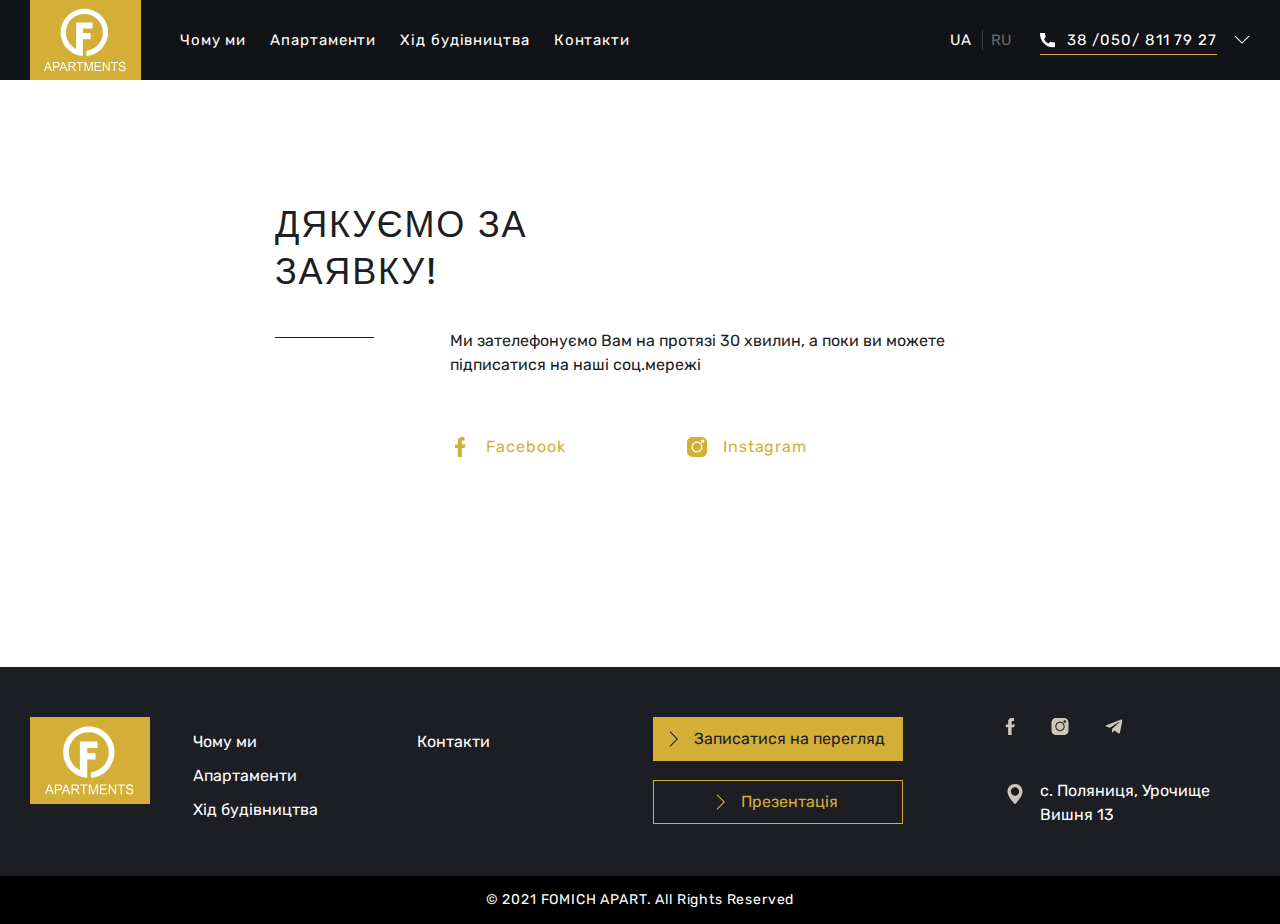
<file: thank.html>
<!DOCTYPE html>
<html lang="en">

<head>
    <meta charset="UTF-8">
    <meta name="viewport" content="width=device-width, initial-scale=1.0">
    <title>Fomich - Thank you</title>
     <!-- favico -->
     <link rel="apple-touch-icon-precomposed" href="./apple-touch-icon.png" />
    <link rel="icon" href="./favicon.ico">
    <meta property="og:image" content="./og_image.jpg"/>
     <!-- styles -->
    <link rel="stylesheet" href="css/swiper.css">
    <link rel="stylesheet" href="css/jquery.fancybox.min.css">
    <link rel="stylesheet" href="css/bootstrap-grid.min.css">
    <link rel="stylesheet" href="css/common.css">
    <link rel="stylesheet" href="css/responsive.css">
</head>

<body>
    <header class="header">
        <div class="burger-btn">
            <img src="img/burger-ic.svg" alt="menu">
        </div>
        <div class="header__logo">
            <a href="index.html"><img src="img/logo.svg" alt="logo"></a>
        </div>
        <nav class="header_menu">
            <ul>
                <li><a href="#whywe">Чому ми</a></li>
                <li><a href="#apart">Апартаменти</a></li>
                <li><a href="#course">Хід будівництва</a></li>
                <li><a href="#contact">Контакти</a></li>
                <!-- <li><a href="#">Зворотній дзвінок</a></li> -->
            </ul>
        </nav>
        <div class="header__rightsect">
            <div class="phone-btn">
                <img src="img/icon-phone.svg" alt="phone">
            </div>
            <div class="langsect">
                <ul>
                    <li class="active"><a href="#">UA</a></li>
                    <li><a href="#">RU</a></li>
                </ul>
            </div>
            <div class="phonesect">
                <div class="phonesect__shown">
                    <a href="tel:+380508117927">38 /050/ 811 79 27</a>
                    <img src="img/arrow-bottom.svg" alt="arrow">
                </div>
                <div class="phonesect__hidden">
                    <a href="tel:+380663949841">38 /066/ 394 98 41</a>
                </div>

            </div>
        </div>
        <div class="mobile-menu">
            <button class="mobile-menu__close">
                <img src="img/icon-close.svg" alt="close">
            </button>
            <div class="mobile-menu__content">
                <div class="scrollwrapp">
                    <img src="img/menulogo.svg" alt="logo">
                    <ul class="mobnav">
                        <li><a href="#whywe">Чому ми</a></li>
                        <li><a href="#apart">Апартаменти</a></li>
                        <li><a href="#course">Хід будівництва</a></li>
                        <li><a href="#contact">Контакти</a></li>
                    </ul>
                    <div class="moblang">
                        <ul>
                            <li class="active"><a href="#">UA</a></li>
                            <li><a href="#">RU</a></li>
                        </ul>
                    </div>
                    <div class="mobphonenums">
                        <ul>
                            <li><a href="tel:+380508117927">38 /050/ 811 79 27</a></li>
                            <li><a href="tel:+380663949841">38 /066/ 394 98 41</a></li>
                        </ul>
                    </div>
                </div>
            </div>

        </div>
    </header>

    <section class="tysect mainsection">
        <div class="tycontent">
            <div class="container">
                <div class="row">
                    <div class="offset-md-2 col-md-10">
                        <p class="title">Дякуємо за заявку!</p>
                    </div>
                    <div class="offset-md-2 col-md-10">
                        <div class="descr">
                            <p>
                                Ми зателефонуємо Вам на протязі 30 хвилин, а поки ви можете підписатися на наші соц.мережі
                            </p>
                        </div>
                        <div class="tysoc">
                            <ul>
                                <li><a href="https://www.facebook.com/fomich.apartments" target="_blank"><img src="img/tyfb.svg" alt="icon"> Facebook</a></li>
                                <li><a href="https://www.instagram.com/fomich_apartments/" target="_blank"><img src="img/tyinst.svg" alt="icon"> Instagram</a></li>
                            </ul>
                        </div>
                    </div>
                </div>
            </div>
        </div>
    </section>

    <footer class="footer">
        <div class="footer-wrapper">
            <div class="footer__logo">
                <a href="index.html"><img src="img/logo.svg" alt="logo"></a>
            </div>
            <div class="footer__lists">
                <ul>
                    <li><a href="#whywe">Чому ми</a></li>
                    <li><a href="#apart">Апартаменти</a></li>
                    <li><a href="#course">Хід будівництва</a></li>
                </ul>
                <ul>
                    <li><a href="#contact">Контакти</a></li>
                    <!-- <li><a href="#">Зворотній дзвінок</a></li> -->
                </ul>
            </div>
            <div class="footer__btns">
                <a href="#" class="yellowbtn modalbtn">
                    <span>
                        <svg width="11" height="22" viewBox="0 0 11 22" fill="none" xmlns="http://www.w3.org/2000/svg">
                            <path d="M8.93748 11L0 2.06248L0 0L11 11L0 22L0 19.9375L8.93748 11Z" fill="#1C1E23"></path>
                        </svg>
                        Записатися на перегляд
                    </span>
                </a>
                <a href="#presentation" class="transparentbtn">
                    <span>
                        <svg width="11" height="22" viewBox="0 0 11 22" fill="none" xmlns="http://www.w3.org/2000/svg">
                            <path d="M8.93748 11L0 2.06248L0 0L11 11L0 22L0 19.9375L8.93748 11Z" fill="#D4AF37"></path>
                        </svg>
                        Презентація
                    </span>
                </a>
            </div>
            <div class="footer__socbox">
                <div class="footer__socbox-wrapp">
                    <ul class="soclist">
                        <li>
                            <a href="https://www.facebook.com/fomich.apartments" target="_blank">
                                <svg width="11" height="20" viewBox="0 0 11 20" fill="none"
                                    xmlns="http://www.w3.org/2000/svg">
                                    <path
                                        d="M6.81818 7.5V4.77273C6.81818 4.02 7.42909 3.40909 8.18182 3.40909H9.54545V0H6.81818C4.55864 0 2.72727 1.83136 2.72727 4.09091V7.5H0V10.9091H2.72727V21.8182H6.81818V10.9091H9.54545L10.9091 7.5H6.81818Z"
                                        fill="#CEC6BC"></path>
                                </svg>
                            </a>
                        </li>
                        <li>
                            <a href="https://www.instagram.com/fomich_apartments/" target="_blank">
                                <svg width="20" height="20" viewBox="0 0 20 20" fill="none"
                                    xmlns="http://www.w3.org/2000/svg">
                                    <path
                                        d="M14.5862 0H5.41381C2.42858 0 0 2.42858 0 5.41381V14.5863C0 17.5714 2.42858 20 5.41381 20H14.5863C17.5714 20 20 17.5714 20 14.5863V5.41381C20 2.42858 17.5714 0 14.5862 0ZM9.99998 15.4686C6.98455 15.4686 4.53139 13.0154 4.53139 9.99998C4.53139 6.98455 6.98455 4.53139 9.99998 4.53139C13.0154 4.53139 15.4686 6.98455 15.4686 9.99998C15.4686 13.0154 13.0154 15.4686 9.99998 15.4686ZM15.5993 5.82106C14.7082 5.82106 13.9834 5.09627 13.9834 4.20516C13.9834 3.31405 14.7082 2.58911 15.5993 2.58911C16.4904 2.58911 17.2154 3.31405 17.2154 4.20516C17.2154 5.09627 16.4904 5.82106 15.5993 5.82106Z"
                                        fill="#CEC6BC"></path>
                                    <path
                                        d="M9.99998 5.7039C7.63121 5.7039 5.70387 7.63108 5.70387 10C5.70387 12.3688 7.63121 14.2961 9.99998 14.2961C12.3689 14.2961 14.2961 12.3688 14.2961 10C14.2961 7.63108 12.3689 5.7039 9.99998 5.7039Z"
                                        fill="#CEC6BC"></path>
                                    <path
                                        d="M15.5993 3.76173C15.3549 3.76173 15.1559 3.9607 15.1559 4.20515C15.1559 4.44959 15.3549 4.64857 15.5993 4.64857C15.8439 4.64857 16.0429 4.44975 16.0429 4.20515C16.0429 3.96055 15.8439 3.76173 15.5993 3.76173Z"
                                        fill="#CEC6BC"></path>
                                </svg>
                            </a>
                        </li>
                        <li>
                            <a href="#" target="_blank">
                                <svg width="20" height="20" viewBox="0 0 20 20" fill="none"
                                    xmlns="http://www.w3.org/2000/svg">
                                    <g clip-path="url(#clip0)">
                                        <path
                                            d="M7.8474 12.6508L7.51657 17.3041C7.9899 17.3041 8.1949 17.1008 8.44074 16.8566L10.6599 14.7358L15.2582 18.1033C16.1016 18.5733 16.6957 18.3258 16.9232 17.3274L19.9416 3.1841L19.9424 3.18326C20.2099 1.9366 19.4916 1.4491 18.6699 1.75493L0.928237 8.54743C-0.282596 9.01743 -0.264263 9.69243 0.722404 9.99826L5.25824 11.4091L15.7941 4.8166C16.2899 4.48826 16.7407 4.66993 16.3699 4.99826L7.8474 12.6508Z"
                                            fill="#CEC6BC"></path>
                                    </g>
                                    <defs>
                                        <clipPath id="clip0">
                                            <rect width="20" height="20" fill="white"></rect>
                                        </clipPath>
                                    </defs>
                                </svg>
                            </a>
                        </li>
                    </ul>
                    <p>с. Поляниця, Урочище Вишня 13</p>
                </div>
            </div>
        </div>
        <div class="footer-reserved">
            <p>© 2021 FOMICH APART. All Rights Reserved</p>
        </div>
    </footer>


    <!-- modal -->
    <div class="modalwindow">
        <div class="scrollmodal">
            <div class="modalsect">
                <button class="closemodal">
                    <img src="img/close.svg" alt="close">
                </button>
                <div class="row no-gutters">
                    <div class="col-md-6">
                        <div class="modalform-content">
                          <form action="">
                            <p class="title">ЗАПИС 
                                НА ПЕРЕГЛЯД</p>
                                <input type="text" placeholder="Ваше ім’я">
                                <input type="tel" id="modaltel" placeholder="+380 /99/ 999 99 99 ">
                                <button type="submit" class="yellowbtn">
                                    <span>
                                        <svg width="11" height="22" viewBox="0 0 11 22" fill="none" xmlns="http://www.w3.org/2000/svg">
                                            <path d="M8.93748 11L0 2.06248L0 0L11 11L0 22L0 19.9375L8.93748 11Z" fill="#1C1E23"></path>
                                        </svg>
                                        Записатися
                                    </span>
                                </button>
                          </form>
                        </div>
                    </div>
                    <div class="col-md-6">
                        <div class="modalpicbox">
                        </div>
                    </div>
                </div>
            </div>
        </div>
    </div>






    <script src="js/jquery.min.js"></script>
    <script src="js/swiper.js"></script>
    <script src="js/jquery.fancybox.min.js"></script>
    <script src="js/jquery.inputmask.min.js"></script>
    <script src="js/common.js"></script>
</body>

</html>
</file>
<file: css/common.css>
/* general */
@import url('https://fonts.googleapis.com/css2?family=Allerta&family=Rubik:wght@400;700&display=swap');

body {
    font-family: 'Rubik', sans-serif;
    font-size: 20px;
    margin: 0;
    padding: 0;
    overflow-x: hidden;
    color: #1C1E23;
    line-height: 150%;
}

p {
    margin-top: 0;
}

.nostyle-list {
    list-style-type: none;
    padding: 0;
    margin: 0;
}

button {
    outline: none;
}

/* general end*/
/* header  */
header.header {
    height: 110px;
    position: fixed;
    left: 0;
    top: 0;
    width: 100%;
    padding: 0 30px;
    background: #121316;
    display: flex;
    align-items: center;
    z-index: 22;
}

.header__logo,
.header__logo img {
    height: 100%;
}

.header_menu ul {
    padding: 0;
    margin: 0;
    list-style-type: none;
}

.header_menu ul li {
    display: inline-block;
    vertical-align: middle;
    margin-right: 60px;
}

.header_menu ul li:last-child {
    margin-right: 0;
}

.header_menu ul li a {
    text-decoration: none;
    font-family: 'Rubik', sans-serif;
    line-height: 130%;
    letter-spacing: 0.06em;
    color: #FFFFFF;
    transition: .3s;
}

.header_menu ul li a:hover,
.header_menu ul li a:active {
    color: #D4AF37;
}

.header__logo {
    width: 100%;
    max-width: 249px;
    flex: 0 0 249px;
}

.header__rightsect {
    width: 100%;
    max-width: 426px;
    flex: 0 0 426px;
    display: flex;
    align-items: center;
    justify-content: space-between;
}

.header_menu {
    -ms-flex-preferred-size: 0;
    flex-basis: 0;
    -ms-flex-positive: 1;
    flex-grow: 1;
    max-width: 100%;
}

.header__rightsect .langsect ul {
    list-style-type: none;
    margin: 0;
    padding: 0;
}

.header__rightsect .langsect ul li {
    display: inline-block;
    vertical-align: middle;
    margin-right: 25px;
    position: relative;
}

.header__rightsect .langsect ul li:last-child {
    margin-right: 0;
}

.header__rightsect .langsect ul li a {
    text-decoration: none;
    line-height: 24px;
    color: #67686C;
    transition: .3s;
}

.header__rightsect .langsect ul li.active a,
.header__rightsect .langsect ul li a:hover {
    color: #fff;
}

.header__rightsect .langsect ul li:first-child::after {
    content: '';
    display: inline-block;
    height: 26px;
    width: 1px;
    background-color: #3A3B3D;
    position: absolute;
    top: 0;
    right: -16px;
}

.phonesect__shown {
    position: relative;
    padding: 0 33px 0 0;
}

.phonesect__shown a {
    color: #fff;
    text-decoration: none;
    line-height: 130%;
    letter-spacing: 0.06em;
    position: relative;
    padding: 5px 0 5px 27px;
    border-bottom: 1px solid #D4AF37;
    transition: .3s;
}

.phonesect__shown a:hover,
.phonesect__shown a:active,
.header__rightsect .phonesect .phonesect__hidden a:hover,
.header__rightsect .phonesect .phonesect__hidden a:active {
    color: #D4AF37;
}

.phonesect__shown a:before {
    content: '';
    display: inline-block;
    width: 17px;
    height: 17px;
    background: url('../img/icon-phone.svg') no-repeat center;
    background-size: 97%;
    position: absolute;
    left: 0;
    top: 50%;
    transform: translateY(-50%);

}

.phonesect__shown>img {
    position: absolute;
    right: 0;
    top: 50%;
    transform: translateY(-50%);
}

.header__rightsect .phonesect {
    position: relative;
}

.header__rightsect .phonesect .phonesect__hidden {
    position: absolute;
    width: 100%;
    left: 0;
    padding: 15px 0 15px 27px;
    background: #121316;
    display: none;
}

.header__rightsect .phonesect .phonesect__hidden a {
    color: #fff;
    text-decoration: none;
    line-height: 130%;
    letter-spacing: 0.06em;
    transition: .3s;
}

.phonesect__shown:hover+.phonesect__hidden,
.header__rightsect .phonesect .phonesect__hidden:hover {
    display: block;
}

/* header  end*/

/* MAIN section */
.mainsection {
    padding-top: 110px;
    height: 100vh;
    position: relative;
    overflow: hidden;
}

.mainsection:after {
    content: '';
    display: block;
    width: 100%;
    height: 100%;
    position: absolute;
    background: rgba(28, 30, 35, 0.67);
    top: 0;
    z-index: 2;
}

.mainsection video {
    width: 100%;
    height: 100%;
    object-fit: cover;
    object-position: 50% 50%;
    position: absolute;
}

.mainsection__content {
    position: relative;
    z-index: 3;
    padding: 87px 0;
    height: 100%;
}

.mainsection__content .container {
    display: flex;
    flex-direction: column;
    justify-content: space-between;
    height: 100%;
}

.section-subtitle {
    text-transform: uppercase;
    font-size: 22px;
    line-height: 130%;
    letter-spacing: 0.08em;
    color: #CEC6BC;
    padding-left: 29px;
    position: relative;
    margin: 0;
}

.section-subtitle:before {
    content: '';
    display: inline-block;
    width: 15px;
    height: 15px;
    position: absolute;
    left: 0;
    top: 50%;
    transform: translateY(-50%);
    background: #D4AF37;
}

.mainsection__middlesect h1 {
    font-family: 'Allerta', sans-serif;
    font-size: 122px;
    line-height: 130%;
    letter-spacing: 0.06em;
    text-transform: uppercase;
    color: #fff;
    margin: 0 0 32px 0;
}

.mainsection__middlesect h1 span {
    font-size: 70px;
    display: block;
    line-height: 70px;
}

.mainsection__middlesect .subtitle {
    font-size: 22px;
    line-height: 130%;
    letter-spacing: 0.06em;
    color: #CEC6BC;
    margin: 0;
}

.mainsection__bottomsect {
    display: flex;
    align-items: flex-end;
    justify-content: space-between;
}

.mainsection__bottomsect .soclist {
    padding: 0;
    margin: 0 84px 0 0;
    list-style-type: none;
    width: 148px;
    display: flex;
    align-items: center;
    justify-content: space-between;
}

.mainsection__bottomsect .soclist li a svg path {
    transition: .3s;
}

.mainsection__bottomsect .soclist li a:hover svg path {
    fill: #fff;
}

.mainsection__bottomsect .leftblock {
    display: flex;
}

.mainsection__bottomsect .leftblock p {
    padding-left: 32px;
    position: relative;
    line-height: 24px;
    color: #fff;
    margin: 0;
}

.mainsection__bottomsect .leftblock p:before {
    content: '';
    display: inline-block;
    width: 20px;
    height: 20px;
    background: url('../img/icon-location.svg') no-repeat center;
    background-size: contain;
    position: absolute;
    left: 0;
    top: 41%;
    transform: translateY(-50%);
}

.mainsection__btngroup {
    display: flex;
    height: 64px;
}

.mainsection__btngroup a {
    width: 333px;
    height: 100%;
    border: 1px solid #D4AF37;
    display: flex;
    align-items: center;
    justify-content: center;
}

.yellowbtn {
    background: #D4AF37;
    text-decoration: none;
    font-size: 22px;
    line-height: 26px;
    color: #1C1E23;
    transition: .2s;
}

.yellowbtn span,
.transparentbtn span {
    position: relative;
    padding-left: 24px;
}

.yellowbtn span svg,
.transparentbtn span svg {
    top: 50%;
    transform: translateY(-50%);
    position: absolute;
    left: 0;
}

.transparentbtn {
    text-decoration: none;
    color: #D4AF37;
    transition: .3s;
}

.yellowbtn:hover {
    background: transparent;
    color: #D4AF37;
}

.yellowbtn svg path {
    transition: .3s;
}

.yellowbtn:hover svg path {
    fill: #D4AF37;
}

.transparentbtn:hover {
    background: #D4AF37;
}

.transparentbtn:hover span {
    color: #1C1E23;
}

.transparentbtn:hover svg path {
    fill: #1C1E23;
}

.transparentbtn svg path,
.transparentbtn span {
    transition: .3s;
}

.mainsection__middlesect {
    margin-top: -17vh;
}


/* MAIN section end*/

/* Чому ми */

.whywe {
    padding: 80px 0 119px 0;
}

.whywe .section-subtitle {
    margin-bottom: 40px;
}

.section-title {
    font-family: 'Allerta', sans-serif;
    font-size: 70px;
    line-height: 130%;
    letter-spacing: 0.05em;
    text-transform: uppercase;
    color: #1C1E23;
    font-weight: 300;
    margin-bottom: 55px;
    position: relative;
    margin-top: 0;
}

.section-title span {
    letter-spacing: normal;
    display: block;
    font-weight: normal;
}

.section-title::after {
    content: '';
    display: inline-block;
    position: absolute;
    left: 0;
    bottom: -62px;
    width: 99px;
    background: #1C1E23;
    height: 1px;
}

.whywe__content {
    display: flex;
}

.whywe__sliderwrapp {
    width: 100%;
    max-width: 43%;
    flex: 0 0 43%;
    padding-top: 75px;
}

.whywe__sectdescr {
    width: 100%;
    max-width: 57%;
    flex: 0 0 57%;
    display: flex;
    flex-direction: column;
    justify-content: space-between;
}

.whywe__sliderwrapp .swiper-container {
    width: 100%;
    height: 542px;
}

.whywe__sliderwrapp .swiper-slide {
    text-align: center;
    font-size: 18px;
    background: #fff;
    display: -webkit-box;
    display: -ms-flexbox;
    display: -webkit-flex;
    display: flex;
    -webkit-box-pack: center;
    -ms-flex-pack: center;
    -webkit-justify-content: center;
    justify-content: center;
    -webkit-box-align: center;
    -ms-flex-align: center;
    -webkit-align-items: center;
    align-items: center;
}

.whywe__sliderwrapp .slidebox {
    height: 542px;
    width: 100%;
}

.whywe__sliderwrapp .slidebox img {
    width: 100%;
    height: 100%;
    object-fit: cover;
    object-position: 50% 50%;
}

.whywe__sliderwrapp .swiper-container:after {
    content: '';
    display: inline-block;
    background: #fff;
    position: absolute;
    right: -1px;
    bottom: -1px;
    width: 319px;
    height: 93px;
    z-index: 2;
}

.whywe__sliderwrapp .swiper-button-next,
.whywe__sliderwrapp .swiper-button-prev {
    outline: none;
    bottom: 30px;
    top: initial;
    left: initial;
    width: 30px;
    height: 30px;
    background: url('../img/slider-arrow.svg') no-repeat center;
    background-size: 100%;
}

.whywe__sliderwrapp .swiper-button-next:after,
.whywe__sliderwrapp .swiper-button-prev::after {
    display: none;
}

.whywe__sliderwrapp .swiper-button-next {
    right: 70px;
}

.whywe__sliderwrapp .swiper-button-prev {
    transform: rotate(180deg);
    right: 113px;
}

.whywe__sliderwrapp .swiper-pagination.swiper-pagination-fraction {
    width: auto;
    left: initial;
    right: 193px;
    display: inline-block;
    bottom: 30px;
}

.whywe__sliderwrapp .swiper-pagination-current {
    font-size: 22px;
    line-height: 20px;
    letter-spacing: 0.04em;
    color: #1C1E23;
}

.whywe__sliderwrapp .swiper-pagination-total {
    font-size: 14px;
    line-height: 20px;
    color: #CEC6BC;
    letter-spacing: 0.04em;
}

.whywe__sectdescr {
    padding-left: 30px;
}

.whywe__sectdescr p {
    line-height: 150%;
    color: #1C1E23;
    margin: 0;
}

.whywe__sectdescr p i {
    color: #67686C;
    max-width: 434px;
    display: block;
    margin-bottom: 53px;
}


/* Чому ми  end*/


/* ВАш актив */


.youractive {
    background: #1C1E23;
    padding: 38px 0 39px 0;
    position: relative;
}

.section-title.white {
    color: #fff;
}

.youractive .section-title {
    max-width: 666px;
    margin-bottom: 109px;
}

.youractive .section-title:after,
.interior .section-title:after {
    background: #FFFFFF;
}

.youractive p {
    color: #67686C;
    line-height: 150%;
    margin-bottom: 34px;
}

.youractive p b {
    color: #fff;
}

.youractive ul {
    margin-bottom: 43px;
}

.youractive ul li {
    font-weight: bold;
    font-size: 20px;
    line-height: 150%;
    color: #fff;
}

.youractive ul li:first-child {
    color: #CEC6BC;
}

.littform {
    display: flex;
    align-items: center;
    justify-content: space-between;
    position: relative;
}

.littform input {
    outline: none;
    border-radius: 0;
    border: none;
    border-bottom: 1px solid #FFFFFF;
    height: 64px;
    width: 246px;
    background: transparent;
    padding: 0;
    font-size: 22px;
    color: #fff;
}

.littform input:focus {
    border-bottom: 1px solid #D4AF37;
    color: #D4AF37;
}

.littform input::placeholder {
    color: #67686C;
}

.littform button {
    width: 255px;
    height: 64px;
    outline: none;
    padding: 0;
    background: transparent;
    border: 1px solid #D4AF37;
    cursor: pointer;
    font-size: 22px;
}

.youractive .youractive__bgpic {
    position: absolute;
    right: 0;
    z-index: 1;
    top: -4.5%;
    height: calc(100% + 25%);
}

.youractive .container {
    z-index: 2;
    position: relative;
}

.littform .arrowpic {
    position: absolute;
    bottom: 0;
    right: 100%;
}

.genplan h3:after {
    left: 15px;
}

/* ВАш актив  end*/

/* Invest */
.invest {
    padding: 80px 0;
}

.invest h3 {
    max-width: 550px;
    margin-bottom: 139px;
}

.invest .section-subtitle {
    margin-bottom: 40px;
}

.invest__picwrap {
    height: 542px;
    position: relative;
}

.invest__picwrap img {
    width: 100%;
    height: 100%;
    object-fit: cover;
    object-position: 50% 50%;
}

.invest__picwrap.left {
    padding-right: 15px;
}

.invest__picwrap.right {
    padding-left: 15px;
}

.invest__descrtext {
    background-color: #fff;
    position: absolute;
    top: 0;
    left: 15px;
    min-height: 129px;
    width: 65%;
}

.invest__descrtext p {
    margin: 0;
    line-height: 150%;
    color: #1C1E23;
}

.invest .gallery-section {
    padding-top: 77px;
}

.gallery-section .title {
    font-weight: bold;
    margin-bottom: 53px;
}

.gallery-section .descr p {
    font-style: italic;
    color: #67686C;

}

.gallery-section .descr p:last-child {
    margin-bottom: 0;
}

.gallery-section .descr {
    margin-bottom: 70px;
}

/* .gallery_wrapper {
    height: 654px;
} */

.gallery__allpics {
    display: none;
}

.gallery_wrapper .circlebtnpic {
    position: absolute;
    left: 0;
    bottom: 0;
    width: 376px;
    transform: translateX(-50%);
}

.slidebox>a:after {
    content: '';
    width: 30px;
    height: 30px;
    position: absolute;
    left: 50%;
    top: 50%;
    background: url('../img/icon-search.svg') no-repeat center;
    background-size: 100%;
    transform: translate(-50%, -50%);
    visibility: hidden;
    opacity: 0;
    transition: .3s;
}

.slidebox>a:hover:after {
    visibility: visible;
    opacity: 1;
}


/* Invest end*/

/* interior */
.interior {}

.interior__topsect {
    padding: 62px 0 0 0;
    background: #1C1E23;
}

.interior .section-title {
    max-width: 623px;
}

.interior .whywe__sectdescr p {
    color: #fff;
}

.interior .whywe__sectdescr {
    display: block;
    position: relative;
}

.interior .whywe__sectdescr .toptext {
    margin-bottom: 53px;
}

.interior .whywe__sectdescr p i {
    max-width: 550px;
}

.interior__bottbox {
    background-color: #fff;
    position: absolute;
    bottom: 0;
    right: 0;
    width: 100%;
    height: 92px;
    display: flex;
    align-items: center;
    padding-left: 30px;
}

.interior .interior__bottbox p {
    margin: 0;
    font-weight: bold;
    color: #1C1E23;
}

.interior .interior__bottbox p span {
    font-size: 32px;
}

.interior__bottsect {
    padding-top: 83px;
}

/* interior end */

/* Genplan */
.genplan {
    padding-top: 80px;
}

.genplan h3 {
    margin-bottom: 138px;
}

.gallery__mainpic a {
    display: flex;
}


/* Genplan end*/

/* Get presentation */
.getpresentation {
    padding: 62px 0;
    background: #1C1E23;
}

.getpresentation .section-title {
    margin-bottom: 138px;
}

.getpresentation .description {
    margin-bottom: 55px;
}

.getpresentation .description p {
    color: #fff;
}


/* Get presentation end*/

/* course-construction */
.course-construction {
    padding: 80px 0;
    overflow-x: hidden;
}

.course-construction .section-title {
    margin-bottom: 124px;
    max-width: 550px;
}

.course__info .subtitle {
    margin-bottom: 20px;
    font-style: italic;
    color: #67686C;
}

.course__info .title {
    font-weight: bold;
    margin: 0;
}

.filterbox {
    margin-top: 42px;
}

.filterbox .title {
    color: #67686C;
    font-style: italic;
    margin-bottom: 13px;
}

.filterbox button:last-child,
.filterbox a:last-child {
    margin-right: 0;
}

ul.filterbox {
    list-style-type: none;
    padding: 0;
    margin: 0;
    margin-top: 42px;
}

ul.filterbox li {
    display: inline-block;
    vertical-align: middle;
    margin-right: 24px;
}

ul.filterbox li:last-child {
    margin-right: 0;
}

.filterbox button,
.filterbox a {
    color: #67686C;
    font-size: 22px;
    line-height: 26px;
    font-family: 'Rubik', sans-serif;
    text-align: center;
    cursor: pointer;
    background: transparent;
    border: 1px solid #67686C;
    padding: 19px 74px;
    margin-right: 24px;
    transition: .3s;
    display: inline-block;
    text-decoration: none;
}

.filterbox button:hover,
.filterbox button.active,
.filterbox a:hover,
.filterbox a.active {
    border: 1px solid #D4AF37;
    color: #D4AF37;
}

.course-sliderwrapp {
    position: relative;
    padding-top: 77px;
}

.course-slide img {
    width: 100%;
    height: 100%;
    object-fit: cover;
    object-position: 50% 50%;
}

.course-sliderwrapp .swiper-button-next:after,
.course-sliderwrapp .swiper-button-prev:after {
    display: none;
}

.course-sliderwrapp .swiper-button-next,
.course-sliderwrapp .swiper-button-prev {
    left: initial;
    width: 30px;
    height: 15px;
    background: url('../img/slider-arrow.svg') no-repeat center;
    background-size: 100%;
    margin: 0;
}

.course-sliderwrapp .swiper-button-next {
    top: -20px;
    transform: rotate(-90deg);
}

.course-sliderwrapp .swiper-button-prev {
    top: -60px;
    transform: rotate(90deg);
}

.course-slide {
    height: 417px;
}

.year20 {
    display: none;
}

.course-sliderwrapp.hidden {
    display: none;
}




/* course-construction end */

/* MANAGEMENT COMPANY */

.management-company {
    padding: 62px 0;
    background: url('../img/bgpic.png') no-repeat;
    background-size: cover;
    background-attachment: fixed;
}

.management-company .section-title {
    max-width: 550px;
}

.management-company .section-title::after {
    background: #fff;
}

.management-company .descr {
    max-width: 666px;
    margin-bottom: 80px;
}

.management-company .descr p {
    margin: 0;
    color: #FFF;
}

.meneg__iconssection {
    display: flex;
    align-items: center;
    flex-wrap: wrap;
    justify-content: space-between;
    padding: 0 8%;
}

.meneg__icbox {
    width: 240px;
    text-align: center;
    margin-bottom: 46px;
}

.meneg__icbox p {
    color: #fff;
    margin: 0;
}

.meneg__icbox img {
    margin-bottom: 9px;
}

.meneg__icbox:nth-child(3),
.meneg__icbox:nth-child(4) {
    margin-bottom: 0;
}



/* MANAGEMENT COMPANY end */

/* How we work */
.howwork {
    padding: 80px 0;
}

.howwork .section-title {
    margin-bottom: 124px;
}

.howwork__steps {
    max-width: 900px;
    display: flex;
    justify-content: space-between;
    margin-left: -15px;
    margin-top: -15px;
}

.howwork__step .num {
    font-family: 'Allerta', sans-serif;
    font-size: 70px;
    line-height: 130%;
    letter-spacing: 0.05em;
    text-transform: uppercase;
    color: #1C1E23;
    margin-bottom: 14px;
    position: relative;
}

.howwork__step .num:after {
    content: '';
    display: inline-block;
    width: 15px;
    height: 30px;
    background: url('../img/arrow-right.svg') no-repeat center;
    background-size: 100%;
    position: absolute;
    top: 52%;
    transform: translateY(-50%);
    right: 70px;
}

.howwork__step:last-child .num:after {
    display: none;
}

.howwork__step {
    max-width: 33.333%;
    width: 100%;
    flex: 0 0 33.333;
    padding: 0 15px;
}

.howwork__step .title {
    font-weight: bold;
    margin-bottom: 22px;
}

.howwork__step .descr ul {
    margin: 0;
    padding: 0;
    list-style-type: none;
}

.howwork__step .descr p:last-child {
    margin-bottom: 0;
}

.descr-h {
    display: none;
}

.howwork__step .moreless-btn {
    text-transform: uppercase;
    background: transparent;
    border: none;
    cursor: pointer;
    padding: 0;
    outline: none;
    font-size: 22px;
    line-height: 26px;
    font-family: 'Rubik', sans-serif;
    color: #D4AF37;
    margin-top: 22px;
}

.howwork__step .moreless-btn .more {
    display: inline-block;
    padding-left: 31px;
    background-image: url('../img/plus.svg');
    background-repeat: no-repeat;
    background-size: 18px;
    background-position: left center;
}

.howwork__step .moreless-btn .less {
    display: none;
    padding-left: 31px;
    background-image: url('../img/minus.svg');
    background-repeat: no-repeat;
    background-size: 18px;
    background-position: left center;
}

.howwork__step.showall .moreless-btn .more {
    display: none;
}

.howwork__step.showall .moreless-btn .less {
    display: inline-block;
}

.howwork__step.showall .descr .descr-h {
    display: block;
}

/* How we work end*/

/* objects */

.objects {
    padding: 62px 0;
    background: #1C1E23;
}

.objects .section-title {
    margin-bottom: 156px;
}

.section-title.white:after {
    background: #fff;
}

.our-objects {
    display: flex;
    align-items: flex-end;
    justify-content: space-between;
}


/* objects end */



/* faq */

.faq {
    padding: 80px 0 0 0;
}

.faq .section-title {
    max-width: 550px;
    margin-bottom: 138px;
}

.faq__section {
    display: flex;
    flex-wrap: wrap;
    margin-left: -15px;
    margin-right: -15px;
}

.faq__block {
    border-bottom: 1px solid #67686C;
    margin-bottom: 54px;
}

.faq__block-title {
    height: 92px;
    position: relative;
    padding-right: 20px;
    cursor: pointer;
}

.faq__block-title p {
    margin: 0;
    font-weight: bold;
}

.faq__block-body {
    padding-bottom: 25px;
    display: none;
}

.faq__block-body p {
    margin: 0;
    font-size: 18px;
}

.faq__block-title:after {
    content: '';
    display: inline-block;
    width: 11px;
    height: 22px;
    position: absolute;
    right: 0;
    top: 0;
    background: url('../img/arrow-right.svg') no-repeat center;
    background-size: 100%;
    transition: .3s;
}

.faq__block.active {
    border-bottom: 1px solid #D4AF37;
}

.faq__block.active .faq__block-title:after {
    background-image: url('../img/faq-arrow.svg');
    transform: rotate(-90deg);
}


/* faq end */

/* CONtacts */

.contacts {
    padding: 30px 0 0 0;
}

.contacts .section-subtitle {
    margin-bottom: 40px;
}

.contacts .section-title {
    margin-bottom: 149px;
}

.map-wrapper {
    height: 654px;
    position: relative;
    overflow: hidden;
}

.map-wrapper img {
    width: 100%;
    height: 100%;
    object-fit: cover;
    object-position: 50% 50%;
}

.mapinfo-text {
    position: absolute;
    left: -1px;
    top: -1px;
    max-width: 550px;
    width: 100%;
    height: 127px;
    background-color: #fff;
    padding: 1px;
    z-index: 2;
}

.mapinfo-text a {
    display: inline-block;
    margin-bottom: 30px;
    color: #1C1E23;
    text-decoration: none;
    padding-left: 33px;
    position: relative;
}

.mapinfo-text p {
    margin: 0;
    padding-left: 33px;
    position: relative;
}

.mapinfo-text a:before,
.mapinfo-text p:before {
    content: '';
    width: 20px;
    height: 20px;
    position: absolute;
    left: 0;
    top: 50%;
    transform: translateY(-50%);
}

.mapinfo-text a:before {
    background: url('../img/cont-phoneic.svg') no-repeat center;
    background-size: 100%;
}

.mapinfo-text p:before {
    background: url('../img/cont-locic.svg') no-repeat center;
    background-size: 100%;
}

.map-wrapper iframe {
    width: 100%;
    height: 100%;
    /* object-fit: cover;
    object-position: 50% 50%; */
}




/* CONtacts end*/


/* Footer */
footer.footer {
    background: #1C1E23;
    padding-top: 50px;
}

.footer-wrapper {
    display: flex;
    align-items: flex-start;
    padding: 0 30px 49px 30px;
}

.footer__logo {
    width: 100%;
    max-width: 13.4%;
    flex: 0 0 13.4%;
}

.footer__lists {
    width: 100%;
    max-width: 36.6%;
    flex: 0 0 36.6%;
    padding-top: 13px;
    display: flex;
}

.footer__lists ul {
    list-style-type: none;
    padding: 0;
    margin: 0;
    width: 100%;
    max-width: 50%;
    flex: 0 0 50%;
}

.footer__lists ul li {
    margin-bottom: 20px;
}

.footer__lists ul li:last-child {
    margin-bottom: 0;
}

.footer__lists ul li a {
    text-decoration: none;
    transition: .3s;
    line-height: 130%;
    color: #fff;
}

.footer__lists ul li a:hover {
    color: #D4AF37;
}

.footer__btns {
    width: 100%;
    max-width: 24%;
    flex: 0 0 24%;
    display: flex;
    flex-wrap: wrap;
    justify-content: flex-end;
}

.footer__btns a {
    max-width: 318px;
    width: 100%;
    display: flex;
    align-items: center;
    justify-content: center;
    height: 64px;
    border: 1px solid #D4AF37;
}

.footer__socbox {
    width: 100%;
    max-width: 26%;
    flex: 0 0 26%;
    display: flex;
    justify-content: flex-end;
}

.footer__btns a.yellowbtn {
    margin-bottom: 19px;

}

.footer__socbox .soclist {
    margin: 0 0 37px 0;
    padding: 0;
    list-style-type: none;
}

.footer__socbox .soclist li {
    display: inline-block;
    vertical-align: middle;
    margin-right: 44px;
}

.footer__socbox .soclist li:last-child {
    margin-right: 0;
}

.footer__socbox-wrapp {
    max-width: 245px;
    width: 100%;
}

.footer__socbox p {
    color: #fff;
    position: relative;
    padding-left: 35px;
}

.footer__socbox p:after {
    content: '';
    display: inline-block;
    width: 20px;
    height: 20px;
    background: url('../img/icon-location.svg') no-repeat center;
    background-size: contain;
    position: absolute;
    left: 0;
    top: 5px;
}

.footer-reserved {
    padding: 15px 0;
    background: #000;
    text-align: center;
}

.footer-reserved p {
    margin: 0;
    font-size: 14px;
    line-height: 130%;
    letter-spacing: 0.06em;
    color: #fff;
}

.footer .soclist li a svg path {
    transition: .3s;
}

.footer .soclist li a:hover svg path {
    fill: #fff;
}


/* footer */

.mainsection {
    min-height: 690px;
}

.burger-btn,
.phone-btn {
    display: none;
}

.genplan {
    padding-bottom: 80px;
}

.faq__block-title:hover:after {
    background-image: url(../img/faq-arrow.svg);
}

.faq__block:hover {
    border-bottom: 1px solid #D4AF37;
}

.mainsection__btngroup a.transparentbtn:hover {
    border-left: 1px solid #000;
}

.mobile-menu {
    display: none;
}

.mainsection .phonebg,
.circlebtnpic-phone {
    display: none;
}


/* modal */
.modalwindow,
.detpop {
    position: fixed;
    width: 100%;
    height: 100vh;
    background: rgba(0, 0, 0, .7);
    z-index: 99;
    top: 0;
    left: 0;
    align-items: center;
    justify-content: center;
    display: none;
}

.modalwindow.show,
.detpop.show {
    display: flex;
}

.modalsect {
    max-width: 1362px;
    width: 100%;
    margin: 0 auto;
    position: relative;
}

.scrollmodal {
    max-height: 100%;
    width: 100%;
    overflow: auto;
    padding: 40px 0;
}

.modalform-content {
    padding: 78px 86px 77px 86px;
    background-color: #1C1E23;
    background-image: url('../img/modalbg.png');
    background-repeat: no-repeat;
    background-position: top 70px right -60px;
}

.modalform-content form {
    max-width: 290px;
}

.modalform-content .title {
    font-family: 'Allerta', sans-serif;
    color: #fff;
    font-size: 40px;
    line-height: 130%;
    letter-spacing: 0.05em;
    text-transform: uppercase;
    margin-bottom: 102px;
    position: relative;
}

.modalform-content .title:after {
    content: '';
    display: inline-block;
    width: 99px;
    height: 1px;
    background: #fff;
    position: absolute;
    left: 0;
    bottom: -44px;
}

.modalform-content input {
    height: 64px;
    background: transparent;
    border: none;
    border-bottom: 1px solid #fff;
    width: 100%;
    font-size: 22px;
    outline: none;
    color: #fff;
    margin-bottom: 10px;
}

.modalform-content input:focus {
    border-color: #D4AF37;
    color: #D4AF37;
}

.modalform-content button {
    margin-top: 30px;
    width: 255px;
    height: 64px;
    border: 1px solid #D4AF37;
    cursor: pointer;
}

.modalpicbox {
    width: 100%;
    height: 100%;
    background: url('../img/modalpic.png') no-repeat center center;
    background-size: cover;

}

.closemodal {
    position: absolute;
    right: 0;
    top: 0;
    top: 27px;
    right: 27px;
    width: 35px;
    height: 35px;
    z-index: 2;
    border: none;
    padding: 0;
    outline: none;
    background: transparent;
    cursor: pointer;
    transition: .3s;
}

.closemodal img {
    width: 100%;
    height: 100%;
}

.hiddscroll {
    overflow: hidden;
}

.closemodal:hover {
    opacity: .7;
}


/* TY */

.tysect.mainsection:after {
    display: none;
}

.tycontent {
    padding: 120px 0 172px 0;
}

.tysect.mainsection {
    height: auto;
    min-height: calc(100vh - 294px);
}

.tycontent .title {
    max-width: 291px;
    position: relative;
    text-transform: uppercase;
    font-size: 40px;
    line-height: 130%;
    color: #1C1E23;
    letter-spacing: 0.05em;
    font-family: 'Allerta', sans-serif;
    margin-bottom: 35px;
}

.tycontent .title:after {
    content: '';
    display: inline-block;
    width: 99px;
    height: 1px;
    background: #1C1E23;
    position: absolute;
    left: 0;
    bottom: -44px;
}

.tycontent .descr,
.tysoc {
    max-width: 723px;
    padding-left: 175px;
    margin-bottom: 58px;
}

.tycontent .descr p {
    font-size: 20px;
    line-height: 150%;
    color: #1C1E23;
}

.tycontent .descr p:last-child {
    margin: 0;
}

.tysoc ul {
    list-style-type: none;
    padding: 0;
    margin: 0;
}

.tysoc ul li {
    display: inline-block;
    vertical-align: middle;
    margin-right: 117px;
}

.tysoc ul li:last-child {
    margin-right: 0;
}

.tysoc ul li a {
    text-decoration: none;
    font-size: 20px;
    line-height: 130%;
    letter-spacing: 0.06em;
    color: #D4AF37;
    padding-left: 36px;
    position: relative;
    transition: .3s;
}

.tysoc ul li a:hover {
    opacity: .7;
}

.tysoc ul li a img {
    position: absolute;
    left: 0;
    top: 50%;
    transform: translateY(-50%);
}

header.header.errorheader {
    justify-content: space-between;
}

footer.footer.errorfooter {
    padding: 0;
}

.errorcontent {
    min-height: calc(100vh - 48px);
    background: #1C1E23;
    height: auto;
}

.mainsection.errorcontent:after {
    display: none;
}

.errorcont {
    padding: 140px 0 0 0;
}

.errmainpic {
    width: 100%;
    max-width: 672px;
    margin-bottom: 106px;
}

.errorcont .descr {
    max-width: 749px;
    padding-left: 175px;
    margin-bottom: 58px;
    position: relative;
}

.errorcont .descr:after {
    content: '';
    display: inline-block;
    width: 99px;
    height: 1px;
    background: #fff;
    position: absolute;
    left: 0;
    top: 5px;
}

.errorcont .descr p {
    margin: 0 0 51px 0;
    color: #67686C;
    line-height: 150%;
}

.errorcont .descr p b {
    color: #fff;
}

.errorcont .descr a {
    padding: 18px 63px;
    border: 1px solid #D4AF37;
    display: inline-block;
}





/* 25.02 */
.appartamentssect {
    padding: 80px 0;
}

.appartamentssect .section-title {
    margin-bottom: 55px;
}

.appartamentssect .section-title b {
    display: block;
}

.flatbox {
    margin-top: 75px;
    padding: 0 15px;
}

.appartamentssect .section-subtitle {
    margin-bottom: 41px;
}

.flatbox a img {
    width: 100%;
}

@media(max-width:991.8px) {
    .appartamentssect {
        padding: 50px 0;
    }

    .flatbox {
        margin-top: 40px;
    }
}

@media(max-width:576.8px) {
    .appartamentssect .section-subtitle {
        margin-bottom: 20px;
    }

    .appartamentssect {
        padding-bottom: 10px;
    }
}



/* font-family: 'Allerta', sans-serif;
font-family: 'Rubik', sans-serif; */





/* DATAILS PLANNING */

.detplann-fscreen {
    margin-top: 110px;
    padding: 120px 0 75px;
}

.detplann-fscreen h1 {
    font-family: 'Allerta', sans-serif;
    letter-spacing: 0.05em;
    text-transform: uppercase;
    font-size: 70px;
    line-height: 130%;
    margin: 0 0 55px 0;
}

.detplann-fscreen-descr p {
    font-size: 20px;
    line-height: 150%;
}

.detplann-fscreen-descr p:last-child {
    margin-bottom: 0;
}

.detplann-fscreen img {
    width: 100%;
}

.detplann.appartamentssect {
    padding: 0 0 50px 0;
}

.detplann.appartamentssect p:last-child {
    margin-bottom: 0;
}

.detplann.appartamentssect .flatbox {
    margin-top: 120px;
}

.planning-variants {
    padding: 50px 0;
}

.planning-variants .section-subtitle {
    margin-bottom: 85px;
}

.planning-slidersect .whywe__sliderwrapp {
    padding-top: 0;
}

.planning-variants__description {
    padding-left: 30px;
    width: 100%;
    max-width: 57%;
    flex: 0 0 57%;
}

.planning-variants__description .price {
    font-weight: bold;
    color: #1C1E23;
    margin-bottom: 27px;
}

.planning-variants__description .price span {
    color: #D4AF37;
    display: inline-block;
    margin-left: 5px;
}

.planning-variants__description .pv-descr {
    margin-bottom: 75px;
}

.planning-variants__description .pv-descr p:last-child {
    margin-bottom: 0;
}

.planning-variants__description .pv-itdescr i {
    display: inline-block;
    max-width: 434px;
}

.planning-variants__description .pv-itdescr {
    margin-bottom: 32px;
}

.planning-variants__description .planning-popupbtn {
    width: 318px;
    height: 64px;
    display: flex;
    align-items: center;
    justify-content: center;
    background: #D4AF37;
    border: 1px solid #D4AF37;
    color: #fff;
    text-decoration: none;
    font-size: 22px;
    line-height: 26px;
    transition: .3s;
}

.planning-variants__description .planning-popupbtn svg {
    vertical-align: middle;
    margin-top: -2px;
    margin-right: 9px;
}

.planning-variants__description .planning-popupbtn:hover {
    background-color: #fff;
    color: #D4AF37;
}

.planning-variants__description .planning-popupbtn svg path {
    transition: .3s;
}

.planning-variants__description .planning-popupbtn:hover svg path {
    fill: #D4AF37;
}

.planning-variants .whywe__content {
    padding-bottom: 148px;
    flex-wrap: wrap;
    padding-top: 148px;
}

.planning-variants .planning-slidersect .whywe__content:nth-child(even) {
    direction: rtl;
    background: #ECEEF1;
    padding-top: 98px;
    padding-bottom: 0;
    position: relative;
}

.planning-variants .planning-slidersect .whywe__content:nth-child(even) .planning-variants__description {
    padding-right: 15px !important;
}

.planning-variants .planning-slidersect .whywe__content:nth-child(even) * {
    direction: ltr;
}

.planning-variants .planning-slidersect .whywe__content:first-child {
    padding-top: 0;
}

.planning-slidersect__sliderhead {
    width: 100%;
    max-width: 100%;
    flex: 0 0 100%;
}

.planning-slidersect__slidertitle {
    font-size: 40px;
    line-height: 130%;
    font-family: 'Allerta', sans-serif;
    letter-spacing: 0.05em;
    text-transform: uppercase;
    color: #1C1E23;
    margin-bottom: 75px;
}

.planning-slidersect__slidertitle span {
    display: block;
    color: #D4AF37;
}

.planning-variants .planning-slidersect .whywe__content:nth-child(even) .swiper-container:after {
    right: initial;
    left: -1px;
}

.planning-variants .planning-slidersect .whywe__content:nth-child(even):after {
    content: '';
    background: #fff;
    position: absolute;
    display: inline-block;
    height: 93px;
    z-index: 2;
    width: calc(58% + 10px);
    position: absolute;
    left: 0;
    bottom: -1px;
}

.planning-variants .planning-slidersect .whywe__content:nth-child(even) .swiper-pagination.swiper-pagination-fraction {
    right: initial;
    left: 71px;
}

.planning-variants .planning-slidersect .whywe__content:nth-child(even) .swiper-button-next {
    right: initial;
    left: 217px;
}

.planning-variants .planning-slidersect .whywe__content:nth-child(even) .swiper-button-prev {
    right: initial;
    left: 170px;
}

.question-sect {
    text-align: center;
    padding-top: 30px;
    padding-bottom: 90px;
}

.question-sect p {
    color: #1C1E23;
    font-weight: bold;
    font-size: 20px;
    line-height: 150%;
    margin-bottom: 32px;
}

.question-sect .planning-popupbtn {
    width: 380px;
    height: 64px;
    display: flex;
    align-items: center;
    justify-content: center;
    background: #fff;
    border: 1px solid #D4AF37;
    color: #D4AF37;
    text-decoration: none;
    font-size: 22px;
    line-height: 26px;
    transition: .3s;
    margin: 0 auto;
}

.question-sect .planning-popupbtn svg {
    vertical-align: middle;
    margin-top: -2px;
    margin-right: 9px;
}

.question-sect .planning-popupbtn:hover {
    color: #fff;
    background-color: #D4AF37;
}

.question-sect .planning-popupbtn:hover svg path {
    fill: #fff;
}

.question-sect .planning-popupbtn svg path {
    transition: .3s;
}

.header_menu ul li a.active {
    color: rgba(255, 255, 255, 0.6);
}

.detplann-fscreen h1 span {
    display: block;
}

.detpop .modalform-content .title {
    font-size: 26px;
    line-height: 150%;
}

.detpop .modalform-content button {
    width: 290px;
}

.detpop .modalpicbox {
    background: url('../img/poppic.jpg') no-repeat center center;
}

.totop-scroll {
    position: fixed;
    right: 20px;
    bottom: 20px;
    background-color: #D4AF37;
    width: 40px;
    height: 40px;
    display: flex;
    align-items: center;
    justify-content: center;
    cursor: pointer;
    z-index: 3;
}

/* Akcii */
.akc-main {
    padding-top: 110px;
    position: relative;
    background-image: url('../img/akcii/akc-pic.jpg');
    background-size: cover;
    background-position: center;
}

.akc-main:after {
    content: '';
    display: block;
    position: absolute;
    left: 0;
    top: 0;
    width: 100%;
    height: 100%;
    background: rgba(28, 30, 35, 0.96);
}

.akc-main .container,
.akc-main .whywe__content {
    position: relative;
    z-index: 2;
}

.tomain {
    font-size: 22px;
    line-height: 26px;
    font-family: 'Rubik', sans-serif;
    color: #D4AF37;
    text-decoration: none;
    margin-top: 50px;
    display: inline-block;
    margin-bottom: 90px;
}

.tomain img {
    margin-right: 9px;
    vertical-align: middle;
    margin-top: -2px;
}

.akc-main h1 {
    color: #fff;
    letter-spacing: 0.05em;
    text-transform: uppercase;
    font-size: 70px;
    line-height: 130%;
    font-family: 'Allerta', sans-serif;
    font-weight: normal;
    max-width: 740px;
    margin: 0 0 50px 0;
    position: relative;
}

.akc-main h1:after {
    content: '';
    display: inline-block;
    bottom: -62px;
    width: 99px;
    height: 1px;
    background: #fff;
    position: absolute;
    left: 0;
}

.akc-main .whywe__sliderwrapp img {
    width: 100%;
}

.akc-main .toptext p {
    color: #FFFFFF;
    font-size: 20px;
    line-height: 150%;
    margin-bottom: 83px;
}

.akc-main .toptext p i {
    display: block;
    max-width: 550px;
    color: #67686C;
}

.akc-main .botttext p {
    color: #CEC6BC;
    font-weight: bold;
    font-size: 20px;
    line-height: 150%;
    margin-bottom: 130px;
}

.akc-main .whywe__content {
    overflow: hidden;
}

.akc-main .bottabssect {
    position: absolute;
    bottom: 0;
    background: #fff;
    height: 94px;
    width: 74%;
    right: 0;
    display: flex;
    align-items: center;
}

.akc-main .bottabssect p {
    margin: 0;
    font-weight: bold;
    font-size: 20px;
    line-height: 150%;
    color: #1C1E23;
    padding-left: 25%;
}

.akc-main .bottabssect p span {
    font-size: 32px;
}

.akc-main .whywe__sliderwrapp {
    display: flex;
    align-items: flex-end;
}

.callback {
    padding: 140px 0 220px 0;
}

.callback .section-subtitle {
    margin-bottom: 40px;
}

.callback h3 {
    max-width: 780px;
    margin-bottom: 229px;
}

.callback h3:after {
    bottom: -150px;
}

.callback__form-title {
    max-width: 715px;
    margin-bottom: 55px;
}

.callback__form form {
    max-width: 900px;
}

.callback input {
    border-bottom: 1px solid #1C1E23;
}

.callback .littform button {
    background: transparent !important;
}

.callback .littform button:hover {
    background: #D4AF37 !important;
}

.mainakc {
    padding: 124px 0 87px 0;
}

.mainakc h3 {
    max-width: 663px;
}

.mainakc p:not(.section-subtitle) {
    max-width: 548px;
    margin-bottom: 90px;
}

.mainakc .transparentbtn {
    width: 380px;
    height: 64px;
    display: flex;
    align-items: center;
    justify-content: center;
    border: 1px solid #C09C6F;
}

.tomain img,
.tomain {
    transition: .3s;
}

.tomain:hover img {
    margin-right: 15px;
}

.tomain:hover {
    opacity: .7;
}

.callback .littform input:focus {
    color: #D4AF37;
}

.callback .littform input {
    color: #000;
}

/* Розтермінування попап */

.installments-modal {
    position: fixed;
    left: 0;
    top: 0;
    width: 100%;
    height: 100vh;
    background: rgba(28, 30, 35, 0.96);
    z-index: 99;
    display: flex;
    align-items: center;
    justify-content: center;
}

.installments-modal__wrap {
    max-width: 794px;
    max-height: 100%;
    padding: 20px 0;
}

.installments-modal .title {
    font-family: 'Allerta', sans-serif;
    letter-spacing: 0.05em;
    text-transform: uppercase;
    color: #FFFFFF;
    font-size: 38px;
    line-height: 170%;
    margin-bottom: 70px;
    position: relative;
    font-weight: normal;
}

.installments-modal .title:after  {
    content: '';
    display: inline-block;
    position: absolute;
    left: 0;
    bottom: -30px;
    width: 150px;
    height: 1px;
    background: #fff;
}

.installments-modal .descr {
    margin-bottom: 90px;
}

.installments-modal .descr p {
    color: #FFFFFF;
    line-height: 170%;
}

.installments-modal .descr p:last-child {
    margin-bottom: 0;
}

.installments-modal img {
    width: 100%;
}

.installments__btns {
    margin-top: 90px;
    display: flex;
    align-items: center;
    justify-content: space-between;
   
}

.installments__btns a {
    height: 64px;
    display: block;
    max-width: 49%;
    width: 380px;
    display: flex;
    align-items: center;
    justify-content: center;
    border: 1px solid #D4AF37;
}

.installments__close {
    position: absolute;
    right: 80px;
    top: 80px;
    background: transparent;
    border: none;
    padding: 0;
    cursor: pointer;
}
.installments__close svg path {
    transition: .3s;
}
.installments__close:hover svg path {
    fill: #D4AF37;
}


/* font-family: 'Rubik', sans-serif;
 font-family: 'Allerta', sans-serif; */
</file>
<file: css/responsive.css>
@media(min-width:1400px) {
    .container {
        max-width: 1362px;
    }
}



@media(max-width:1800.8px) {
    .littform button {
        background: #1C1E23;
    }

    .youractive p {
        max-width: 750px;
    }
}

@media(max-width:1600.8px) {
    header.header {
        height: 80px;
    }

    .mainsection {
        padding-top: 80px;
    }

    .header_menu ul li {
        margin-right: 40px;
    }

    .header__rightsect .langsect ul li:first-child::after {
        top: 2px;
        height: 20px;
        right: -12px;
    }

    .header__rightsect .langsect ul li {
        margin-right: 16px;
    }

    .phonesect__shown>img {
        width: 16px;
    }

    .phonesect__shown a:before {
        width: 15px;
        height: 15px;
    }

    .header__rightsect {
        max-width: 326px;
        flex: 0 0 326px;
    }

    .mainsection__middlesect h1 {
        font-size: 100px;
        line-height: 1;
        margin-bottom: 20px;
    }

    .mainsection__middlesect h1 span {
        font-size: 45px;
    }

    .mainsection__bottomsect .leftblock p:before {
        width: 16px;
        height: 16px;
    }

    .mainsection__bottomsect .leftblock p {
        padding-left: 24px;
    }

    .mainsection__bottomsect .soclist {
        margin-right: 50px;
        width: 120px;
    }

    .mainsection__bottomsect .soclist li a svg {
        height: 17px;
    }

    .yellowbtn span svg,
    .transparentbtn span svg {
        width: 8px;
    }

    .mainsection__btngroup {
        height: 56px;
    }

    .mainsection__btngroup a {
        width: 280px;
    }

    .mainsection__content {
        padding: 50px 0 35px;
    }

    .mainsection__middlesect {
        margin-top: -10vh;
    }

    .section-subtitle {
        padding-left: 22px;
    }

    .section-subtitle:before {
        width: 11px;
        height: 11px;
    }

    .whywe__sliderwrapp .swiper-container,
    .whywe__sliderwrapp .slidebox {
        height: 450px;
    }

    .section-title::after {
        bottom: -40px;
    }

    .whywe__sliderwrapp .swiper-container:after {
        width: 250px;
        height: 80px;
    }

    .whywe__sliderwrapp .swiper-pagination.swiper-pagination-fraction {
        bottom: 25px;
        right: 165px;
    }

    .whywe__sliderwrapp .swiper-button-next,
    .whywe__sliderwrapp .swiper-button-prev {
        width: 26px;
        height: 26px;
        bottom: 25px;
    }

    .whywe__sliderwrapp .swiper-button-next {
        right: 50px;
    }

    .whywe__sliderwrapp .swiper-button-prev {
        right: 90px;
    }

    .section-title {
        margin-bottom: 40px;
    }

    .whywe__sliderwrapp {
        padding-top: 50px;
    }

    .whywe__sectdescr p i {
        margin-bottom: 40px;
    }

    .youractive .section-title {
        max-width: 500px;
    }

    .youractive p {
        max-width: 650px;
    }

    .littform input {
        height: 44px;
        width: 200px;
    }

    .littform button {
        height: 44px;
        font-size: 16px;
        width: 200px;
    }

    .littform {
        max-width: 700px;
    }

    .youractive .youractive__bgpic {
        top: -5%;
        height: calc(100% + 25%);
    }

    .invest__picwrap {
        height: 450px;
    }

    .invest__descrtext {
        min-height: 100px;
        width: 55%;
    }

    .littform .arrowpic {
        width: 150px;
    }

    .filterbox button,
    .filterbox a {
        font-size: 18px;
        padding: 12px 60px;
    }

    .filterbox,
    ul.filterbox {
        margin-top: 30px;
    }

    .course-slide {
        height: 300px;
    }

    .course-sliderwrapp {
        padding-top: 50px;
    }

    .course-sliderwrapp .swiper-button-next,
    .course-sliderwrapp .swiper-button-prev {
        width: 20px;
    }

    .course-sliderwrapp .swiper-button-next {
        top: 0;
    }

    .course-sliderwrapp .swiper-button-prev {
        top: -30px;
    }

    .meneg__icbox img {
        width: 70px;
    }

    .meneg__icbox {
        width: 220px;
        margin-bottom: 30px;
    }

    .meneg__iconssection {
        padding: 0 15%;
    }

    .management-company .descr {
        margin-bottom: 40px;
    }

    .howwork .section-title {
        margin-bottom: 80px;
        max-width: 800px;
    }

    .howwork__step .num {
        font-size: 50px;
    }

    .howwork__step .num:after {
        width: 10px;
        height: 22px;
    }

    .howwork__step .title {
        margin-bottom: 15px;
    }

    .howwork__step .moreless-btn {
        font-size: 18px;
    }

    .howwork__step .moreless-btn .more,
    .howwork__step .moreless-btn .less {
        background-size: 14px;
        padding-left: 20px;
    }

    .our-objects img {
        max-width: 200px;
        max-height: 100px;
    }

    .objects .section-title {
        max-width: 600px;
    }

    .faq .section-title {
        max-width: 450px;
    }

    .faq {
        padding-top: 70px;
    }

    .faq__block-title:after {
        width: 8px;
    }

    .contacts .section-title {
        margin-bottom: 100px;
        max-width: 400px;
    }

    .mapinfo-text a {
        margin-bottom: 20px;
    }

    .mapinfo-text {
        height: 110px;
        max-width: 400px;
    }

    .map-wrapper {
        height: 500px;
    }

    .footer__lists ul li {
        margin-bottom: 10px;
    }

    .footer__btns a {
        height: 44px;
        max-width: 250px;
        font-size: 16px;
    }

    .footer__socbox p {
        margin: 0;
    }

    .footer__socbox .soclist li {
        margin-right: 30px;
    }

    .footer__socbox .soclist li a svg {
        height: 17px;
    }

    .footer__logo img {
        width: 120px;
    }

    .footer__btns {
        padding-right: 30px;
    }

    .mainsection {
        min-height: 600px;
    }

    .modalsect {
        max-width: 900px;
    }

    .modalform-content .title {
        font-size: 32px;
        margin-bottom: 60px;
    }

    .modalform-content .title:after {
        bottom: -30px;
    }

    .modalform-content input {
        font-size: 16px;
        height: 44px;
    }

    .modalform-content button {
        height: 44px;
        font-size: 16px;
        width: 190px;
        margin-top: 20px;
    }

    .modalform-content {
        padding: 60px 70px;
    }

    .modalform-content {
        background-size: 100%;
    }

    .closemodal {
        width: 25px;
        height: 25px;
        top: 20px;
        right: 20px;
    }

    .tycontent .title {
        font-size: 36px;
    }

    .tycontent .descr p,
    .tysoc ul li a {
        font-size: 16px;
    }

    .tycontent {
        padding: 120px 0 150px 0;
    }

    .errmainpic {
        max-width: 470px;
        margin-bottom: 50px;
    }

    .mainsection.errorcontent {
        min-height: calc(100vh - 48px);
    }

    .errorcont .descr a {
        font-size: 16px;
    }

    .errorcont .descr a {
        padding: 12px 44px;
    }

    .mainakc .transparentbtn {
        width: 300px;
        height: 54px;
    }
    .mainakc {
        padding: 80px 0;
    }



    .gallery__mainpic a {
        height: 450px;
    }

    .gallery_wrapper .circlebtnpic {
        width: 250px;
    }

    .gallery__mainpic a img:not(.circlebtnpic) {
        width: 100%;
        height: 100%;
        object-fit: cover;
        object-position: 50% 50%;
    }

    .whywe,
    .youractive,
    .course-construction,
    .howwork {
        padding: 70px 0;
    }

    .whywe__sliderwrapp,
    .invest .gallery-section {
        padding-top: 50px;
    }

    .invest h3,
    .genplan h3,
    .getpresentation .section-title,
    .objects .section-title,
    .faq .section-title {
        margin-bottom: 100px;
    }

    .youractive .section-title,
    .course-construction .section-title {
        margin-bottom: 80px;
    }

    .gallery-section .descr {
        margin-bottom: 50px;
    }

    .whywe__sectdescr p i {
        margin-bottom: 40px;
    }

    .youractive ul,
    .gallery-section .title {
        margin-bottom: 30px;
    }

    .course__info .subtitle,
    .filterbox .title {
        margin-bottom: 10px;
    }

    .detplann-fscreen h1 {
        font-size: 54px;
    }

    .detplann-fscreen {
        margin-top: 80px;
        padding: 85px 0 75px;
    }

    .section-title {
        font-size: 40px;
    }

    .detplann.appartamentssect .flatbox {
        margin-top: 80px;
    }

    .planning-slidersect__slidertitle {
        font-size: 32px;
        margin-bottom: 45px;
    }

    .planning-variants__description .planning-popupbtn {
        font-size: 18px;
        width: 244px;
        height: 54px;
    }

    .planning-variants__description .planning-popupbtn svg {
        width: 8px;
    }

    .planning-variants__description .pv-descr {
        margin-bottom: 55px;
    }

    .planning-variants .whywe__content {
        padding-bottom: 80px;
        padding-top: 80px;
    }

    .planning-variants .planning-slidersect .whywe__content:nth-child(even) {
        padding-top: 70px;
    }

    .planning-variants .planning-slidersect .whywe__content:nth-child(even):after {
        height: 80px;
    }

    .planning-variants .planning-slidersect .whywe__content:nth-child(even) .swiper-pagination.swiper-pagination-fraction {
        left: 40px;
    }

    .planning-variants .planning-slidersect .whywe__content:nth-child(even) .swiper-button-next {
        left: 185px;
    }

    .planning-variants .planning-slidersect .whywe__content:nth-child(even) .swiper-button-prev {
        left: 145px;
    }

    .planning-variants__description .price {
        margin-bottom: 15px;
    }

    .planning-slidersect__slidertitle {
        margin-bottom: 25px;
    }

    .planning-variants__description .pv-descr {
        margin-bottom: 25px;
    }

    .question-sect {
        padding-bottom: 40px;
    }

    .question-sect p {
        font-size: 16px;
    }

    .question-sect .planning-popupbtn {
        font-size: 18px;
        width: 300px;
        height: 54px;
    }

    .question-sect .planning-popupbtn svg {
        width: 8px;
    }

    .header__logo {
        width: 100%;
        max-width: 170px;
        flex: 0 0 170px;
    }

    .akc-main {
        padding-top: 80px;
    }

    .tomain {
        font-size: 16px;
        margin-top: 30px;
        margin-bottom: 50px;
    }

    .tomain img {
        width: 8px;
    }

    .akc-main h1 {
        font-size: 50px;
        max-width: 600px;
    }

    .akc-main h1:after {
        bottom: -40px;
    }

    .akc-main .toptext p {
        font-size: 16px;
    }

    .akc-main .toptext p i {
        max-width: 400px;
    }

    .akc-main .bottabssect p {
        font-size: 18px;
    }

    .akc-main .bottabssect p span {
        font-size: 28px;
    }

    .akc-main .bottabssect {
        height: 70px;
    }

    .callback {
        padding: 80px 0 120px 0;
    }

    .callback h3:after {
        bottom: -70px;
    }

    .callback h3 {
        margin-bottom: 150px;
    }

    .callback__form-title {
        max-width: 600px;
    }
    .callback__form form {
        max-width: 700px;
    }





    body {
        font-size: 16px;
    }

    .section-title {
        font-size: 50px;
    }

    .section-subtitle,
    .mainsection__btngroup a,
    .youractive ul li,
    .littform input,
    .faq__block-body p {
        font-size: 16px;
    }

    .mainsection__middlesect .subtitle,
    .detplann-fscreen-descr p {
        font-size: 18px;
    }

    .interior .interior__bottbox p span {
        font-size: 24px;
    }

}

@media(max-width:1367.8px) {
    .header__rightsect {
        max-width: 300px;
        flex: 0 0 300px;
    }

    .header_menu ul li {
        margin-right: 20px;
    }

    .header_menu ul li a,
    .header__rightsect .langsect ul li a,
    .phonesect__shown a {
        font-size: 15px;
    }

    .akc-main .toptext p {
        margin-bottom: 40px;
    }

    .akc-main .toptext p i {
        margin-bottom: 10px;
    }

    .akc-main .botttext p {
        margin-bottom: 80px;
    }

    .akc-main .bottabssect p {
        padding-left: 27%;
    }


}

@media(max-width:1300.8px) {
    .header__logo {
        max-width: 150px;
        flex: 0 0 150px;
    }
}

@media(max-width:1199.8px) {
    .header_menu ul li {
        margin-right: 20px;
    }

    .header__rightsect {
        max-width: 285px;
        flex: 0 0 285px;
    }

    body {
        line-height: normal;
    }

    .youractive .youractive__bgpic {
        display: none;
    }

    .youractive {
        background-image: url('../img/pic1.png');
        background-repeat: no-repeat;
        background-position: top right -200px;
    }

    .meneg__iconssection {
        padding: 0 5%;
    }

    .footer__btns {
        padding-right: 0;
    }

    .footer__socbox-wrapp {
        padding-left: 30px;
    }

    .tycontent {
        padding: 100px 0;
    }

    .errorcont {
        padding-bottom: 100px;
    }

    .mainsection.errorcontent {
        height: auto;
    }
    .header_menu ul li a,
    .header__rightsect .langsect ul li a,
    .phonesect__shown a {
        font-size: 16px;
    }
    .header_menu ul li a {
        padding: 5px 0;
        display: inline-block;
    }

    .detplann-fscreen h1 {
        font-size: 42px;
    }

    .detplann-fscreen-descr p {
        font-size: 16px;
    }

    .section-title {
        font-size: 36px;
    }
    .appartamentssect .section-title {
        margin-bottom: 35px;
    }

    .detplann.appartamentssect .flatbox {
        margin-top: 50px;
    }

    .appartamentssect .section-subtitle {
        margin-bottom: 20px;
    }

    .planning-variants .section-subtitle {
        margin-bottom: 45px;
    }

    .planning-slidersect__slidertitle {
        font-size: 28px;
    }

    .detpop .modalform-content .title {
        font-size: 24px;
    }

    .akc-main h1 {
        font-size: 36px;
    }

    .callback h3 {
        margin-bottom: 80px;
    }
    .callback h3:after {
        bottom: -40px;
    }
    .callback {
        padding: 80px 0 80px 0;
    }





    .littform .arrowpic {
        display: none;
    }

    .header_menu ul li a,
    .header__rightsect .langsect ul li a,
    .phonesect__shown a,
    .header__rightsect .phonesect .phonesect__hidden a {
        font-size: 14px;
    }

}

@media(max-width:1024.8px) {
    .management-company {
        background-attachment: initial;
    }

    .langsect,
    .phonesect__shown>img,
    .phonesect__shown a:before,
    .phonesect {
        display: none;
    }

    .header_menu {
        display: none;
    }

    .header__logo {
        max-width: initial;
        flex: initial;
        width: auto;
    }

    .burger-btn,
    .phone-btn {
        display: inline-block;
    }

    .header__rightsect {
        max-width: initial;
        flex: initial;
        width: auto;
    }

    .phonesect__shown,
    .header__rightsect .phonesect .phonesect__hidden {
        padding: 0;
    }

    .header__rightsect .phonesect .phonesect__hidden {
        position: relative;
        display: block;
    }

    .phonesect__shown a {
        padding: 0;
        border: none;
    }

    header.header {
        display: flex;
        align-items: center;
        justify-content: space-between;
        height: 60px;
    }

    .mainsection {
        padding-top: 60px;
    }

    .mainsection {
        max-height: 800px;
    }

    .yellowbtn span,
    .transparentbtn span {
        padding-left: 15px;
    }

    .header__rightsect .phonesect {
        position: absolute;
        width: 200px;
        right: 0;
        top: 59px;
        background: #121316;
        padding: 10px 20px;
    }

    .phonesect__shown a {
        display: block;
        margin-bottom: 5px;
    }

    .whywe__sectdescr p {
        line-height: normal;
    }

    .whywe__sectdescr {
        display: block;
    }

    .whywe__sliderwrapp {
        padding-top: 0;
    }

    .section-title {
        font-size: 38px;
        margin-bottom: 60px;
    }

    .section-title::after {
        bottom: -25px;
    }

    .whywe__sliderwrapp .swiper-container,
    .whywe__sliderwrapp .slidebox {
        height: 400px;
    }

    .youractive {
        background-image: url(../img/pic8.png);
        background-size: auto 121%;
    }

    .invest__picwrap,
    .gallery__mainpic a {
        height: 350px;
    }

    .gallery_wrapper .circlebtnpic {
        width: 180px;
    }

    .gallery-section .descr {
        margin-bottom: 40px;
    }

    .genplan {
        padding-bottom: 60px;
    }

    .filterbox button,
    .filterbox a {
        font-size: 16px;
        padding: 7px 40px;
    }

    .our-objects img {
        max-width: 150px;
        max-height: 80px;
    }

    .faq__block-title {
        height: 72px;
    }

    .map-wrapper {
        height: 450px;
    }

    .footer__lists ul li a {
        font-size: 14px;
    }

    .footer__logo img {
        width: 100px;
    }

    .footer__btns a,
    .footer__socbox p {
        font-size: 14px;
    }

    .footer__socbox .soclist {
        margin-bottom: 30px;
    }

    .footer__socbox .soclist li {
        margin-right: 20px;
    }

    footer.footer {
        padding-top: 30px;
    }

    .mobile-menu {
        display: none;
        position: fixed;
        width: 100%;
        height: 100vh;
        background: #121316;
        left: 0;
        top: 0;
    }

    .mobile-menu__close {
        position: absolute;
        left: 25px;
        top: 25px;
        outline: none;
        background: transparent;
        padding: 0;
        border: none;
        z-index: 3;
    }

    .mobile-menu__content {
        padding: 75px 40px 40px;
        text-align: center;
        position: relative;
        overflow: scroll;
        height: 100%;
    }

    .mobile-menu__content:after {
        content: '';
        display: inline-block;
        width: 500px;
        height: 300px;
        background: url(../img/bgmenu.png) no-repeat center top;
        background-size: 100%;
        opacity: .05;
        position: absolute;
        right: 0;
        bottom: 0;
    }

    .mobnav,
    .moblang ul,
    .mobphonenums ul {
        list-style-type: none;
        padding: 0;
        margin: 0;
    }

    .mobnav li {
        margin-bottom: 20px;
    }

    .mobnav li a {
        text-decoration: none;
        color: #fff;
        font-size: 22px;
    }

    .mobile-menu__content img {
        width: 140px;
        margin-bottom: 60px;
    }

    .moblang ul li {
        display: inline-block;
        vertical-align: middle;
        position: relative;
    }

    .moblang ul li a {
        text-transform: uppercase;
        color: #67686C;
        text-decoration: none;
        font-size: 20px;
    }

    .moblang ul li.active a {
        color: #fff;
    }

    .moblang ul li:first-child {
        margin-right: 30px;
    }

    .moblang ul li:first-child:after {
        content: '';
        display: inline-block;
        width: 1px;
        height: 22px;
        background: #fff;
        position: absolute;
        right: -17px;
        top: -2px;
    }

    .moblang {
        margin: 80px 0 60px 0;
    }

    .mobphonenums li {
        margin-bottom: 20px;
    }

    .mobphonenums li a {
        color: #fff;
        text-decoration: none;
        font-size: 20px;
        position: relative;
        padding-left: 30px;
        background: url('../img/icon-phone.svg') no-repeat left center;
        background-size: 16px;
        padding-bottom: 5px;
        border-bottom: 1px solid #D4AF37;
    }














    .whywe__sectdescr .toptext,
    .whywe__sectdescr p i,
    .faq__block {
        margin-bottom: 30px;
    }

    .youractive .section-title,
    .invest h3,
    .genplan h3,
    .getpresentation .section-title,
    .objects .section-title,
    .faq .section-title,
    .course-construction .section-title {
        margin-bottom: 60px;
    }

    .howwork__step .moreless-btn {
        font-size: 16px;
    }


}

@media(max-width:991.8px) {

    .mainsection {
        height: 100vh;
        max-height: initial;
    }

    .mainsection__middlesect h1 {
        font-size: 75px;
        margin-bottom: 10px;
    }

    .mainsection__middlesect h1 span {
        font-size: 35px;
    }

    .mainsection__bottomsect {
        flex-wrap: wrap;
    }

    .mainsection__bottomsect .leftblock {
        order: 2;
        margin-top: 30px;
    }

    .whywe__sliderwrapp .swiper-container,
    .whywe__sliderwrapp .slidebox {
        height: 350px;
    }

    .whywe__sliderwrapp .swiper-container:after {
        width: 200px;
        height: 66px;
    }

    .whywe__sliderwrapp .swiper-button-next {
        right: 30px;
    }

    .whywe__sliderwrapp .swiper-button-prev {
        right: 65px;
    }

    .whywe__sliderwrapp .swiper-button-next,
    .whywe__sliderwrapp .swiper-button-prev {
        bottom: 18px;
    }

    .whywe__sliderwrapp .swiper-pagination.swiper-pagination-fraction {
        bottom: 18px;
        right: 125px;
    }

    .invest h3 {
        max-width: 350px;
    }

    .invest__picwrap,
    .gallery__mainpic a {
        height: 300px;
    }

    .invest__descrtext {
        width: 75%;
        padding: 5px 10px 20px 5px;
    }

    .interior__topsect {
        padding: 50px 0;
    }

    .interior .section-title {
        max-width: 400px;
    }

    .interior__bottbox {
        position: relative;
        height: auto;
        padding: 15px 15px 20px;
    }

    .course-slide {
        height: 250px;
    }

    .howwork__step .num {
        font-size: 36px;
    }

    .howwork__step .num:after {
        width: 8px;
        height: 18px;
    }

    .faq {
        padding-top: 50px;
    }

    .footer-wrapper {
        flex-wrap: wrap;
        padding-bottom: 30px;
    }

    .footer__logo {
        max-width: 20%;
        flex: 0 0 20%;
    }

    .footer__lists,
    .footer__btns {
        max-width: 40%;
        flex: 0 0 40%;
    }

    .footer__socbox {
        max-width: 100%;
        flex: 0 0 100%;
        justify-content: flex-start;
        margin-top: 30px;
    }

    .footer__socbox-wrapp {
        max-width: 100%;
        display: flex;
        align-items: center;
    }

    .footer__socbox .soclist {
        margin: 0 40px 0 0;
    }

    .footer__socbox p:after {
        top: -2px;
    }

    .footer-reserved p {
        font-size: 12px;
    }

    .invest__descrtext p {
        line-height: normal;
    }

    .interior .interior__bottbox p span {
        font-size: 22px;
    }

    .whywe__sliderwrapp .swiper-pagination-current {
        font-size: 18px;
    }

    .section-title {
        font-size: 32px;
    }

    .modalsect {
        max-width: 700px;
    }

    .modalform-content .title {
        font-size: 24px;
        margin-bottom: 40px;
    }

    .modalform-content .title:after {
        bottom: -20px;
    }

    .modalform-content {
        padding: 40px;
    }

    .tycontent .title {
        font-size: 24px;
    }

    .tycontent .descr,
    .tysoc {
        padding-left: 90px;
    }

    .tycontent .title:after {
        width: 60px;
    }

    .detplann-fscreen h1 {
        font-size: 36px;
    }

    .detplann-fscreen {
        margin-top: 60px;
        padding: 65px 0 50px;
    }
    .section-title {
        font-size: 28px;
    }

    .appartamentssect .section-title {
        margin-bottom: 55px;
    }

    .detplann.appartamentssect .flatbox {
        margin-top: 30px;
    }

    .planning-slidersect__slidertitle {
        font-size: 24px;
    }

    .planning-variants .planning-slidersect .whywe__content:nth-child(even):after {
        height: 66px;
    }

    .planning-variants .planning-slidersect .whywe__content:nth-child(even) .swiper-pagination.swiper-pagination-fraction {
        left: 25px;
    }

    .planning-variants .planning-slidersect .whywe__content:nth-child(even) .swiper-button-next {
        left: 145px;
    }

    .planning-variants .planning-slidersect .whywe__content:nth-child(even) .swiper-button-next {
        left: 110px;
    }

    .detpop .modalform-content .title {
        font-size: 21px;
    }

    .akc-main .whywe__content {
        flex-wrap: wrap;
    }

    .akc-main .whywe__sliderwrapp {
        margin-bottom: 70px;
    }
    .akc-main .bottabssect {
        width: 100%;
    }

    .mainakc .section-subtitle {
        margin-bottom: 30px;
    }

    .mainakc p:not(.section-subtitle) {
        margin-bottom: 50px;
    }

    .mainakc {
        padding: 50px 0;
    }


    .whywe .section-subtitle,
    .invest .section-subtitle,
    .contacts .section-subtitle {
        margin-bottom: 30px;
    }

    .gallery-section .title {
        margin-bottom: 20px;
    }

    .whywe,
    .youractive,
    .course-construction,
    .howwork,
    .invest,
    .genplan,
    .getpresentation,
    .objects {
        padding: 50px 0;
    }

    .interior__bottsect {
        padding-top: 50px;
    }

}

@media(max-width:767.8px) {
    .mainsection video {
        display: none;
    }

    .howwork__steps {
        flex-wrap: wrap;
    }

    .mainsection .phonebg {
        display: block;
        width: 100%;
        height: 100%;
        object-fit: cover;
        object-position: 50% 50%;
        position: absolute;
    }

    .mainsection__btngroup {
        height: auto;
        flex-wrap: wrap;
    }

    .mainsection__btngroup a {
        height: 56px;
    }

    .mainsection__btngroup a:first-child {
        margin-bottom: 15px;
    }

    .mainsection__bottomsect .leftblock p:before {
        top: 50%;
    }

    .youractive {
        background-image: none;
    }

    .littform input {
        width: 100%;
        margin-bottom: 20px;
    }

    .littform button {
        margin-top: 10px;
    }

    .invest__picwrap.left {
        padding-right: 0;
    }

    .invest__picwrap.right {
        padding-left: 0;
    }

    .invest__descrtext {
        left: 15px;
    }

    .gallery_wrapper .circlebtnpic {
        display: none;
    }

    .circlebtnpic {
        display: none;
    }

    .gallery__mainpic a img.circlebtnpic-phone {
        display: inline-block;
        position: absolute;
        width: 120px;
        height: 120px;
        left: 15px;
        bottom: 0;
        background: rgb(7 6 6 / 50%);
        border-radius: 50%;
    }

    .whywe__sectdescr {
        padding: 0 !important;
    }

    .management-company {
        background-position: center;
    }

    .filterbox,
    ul.filterbox {
        margin-top: 20px;
    }

    .howwork__step {
        max-width: 50%;
        flex: 50%;
    }

    .howwork__step {
        margin-bottom: 20px;
    }

    .our-objects img {
        max-width: 120px;
        max-height: 65px;
    }

    .faq__block-title {
        height: auto;
        padding: 10px 10px 10px 0;
    }

    .map-wrapper {
        height: 350px;
    }

    .map-wrapper iframe {
        height: 350px;
    }

    .mapinfo-text {
        position: relative;
        height: auto;
        max-width: 100%;
        padding: 0 0 20px 0;
    }

    .contacts .section-title {
        margin-bottom: 60px;
    }

    .invest h3 {
        max-width: 100%;
    }

    .whywe__content,
    .littform {
        flex-wrap: wrap;
    }

    .whywe__sliderwrapp,
    .whywe__sectdescr {
        max-width: 100%;
        flex: 0 0 100%;
    }

    .whywe__sliderwrapp {
        margin-bottom: 30px;
    }

    .whywe__sectdescr .toptext,
    .whywe__sectdescr p i {
        margin-bottom: 20px;
    }

    .whywe__content,
    .invest__picwrap.left,
    .invest__picwrap.right {
        max-width: 540px;
        margin: 0 auto;
        padding-left: 15px;
        padding-right: 15px;
    }

    .modalpicbox {
        display: none;
    }

    .modalsect {
        max-width: 500px;
    }

    .closemodal {
        width: 20px;
        height: 20px;
        top: 15px;
        right: 15px;
    }

    .modalform-content form {
        max-width: 100%;
    }

    .modalform-content button {
        display: block;
        margin: 20px auto 0;
    }

    .errorcont .descr:after {
        width: 50px;
    }

    .errorcont .descr {
        padding-left: 100px;
    }
    .detplann-fscreen img {
        max-width: 200px;
        margin: 0 auto 20px;
        display: block;
    }

    .detplann-fscreen h1 {
        font-size: 32px;
        text-align: center;
        margin-bottom: 20px;
    }

    .section-title {
        font-size: 26px;
    }

    .detplann.appartamentssect {
        padding: 0 0 20px 0;
    }

    .planning-variants__description {
        max-width: 100%;
        flex: 0 0 100%;
        padding: 0;
    }

    .planning-variants .planning-slidersect .whywe__content:nth-child(even):after {
        display: none;
    }

    .planning-variants .planning-slidersect .whywe__content:nth-child(even),
    .planning-variants .whywe__content {
        padding-bottom: 30px;
        padding-top: 30px;
    }

    .planning-variants .planning-slidersect .whywe__content:nth-child(even) .planning-variants__description {
        padding: 0 !important;
    }

    .question-sect {
        padding-bottom: 0;
    }

    .akc-main h1 {
        font-size: 26px;
        margin-bottom: 80px;
    }

    .tomain {
        margin-top: 20px;
        margin-bottom: 40px;
    }

    .akc-main .whywe__sliderwrapp {
        margin-bottom: 50px;
    }

    .akc-main .bottabssect p {
        padding-left: 0;
        text-align: center;
        display: block;
        width: 100%;
    }

    .callback {
        padding: 50px 0;
    }

    .map-wrapper {
        height: auto;
    }






}

@media(max-width:575.8px) {
    .mainsection__bottomsect .rightblock {
        width: 100%;
    }

    .our-objects {
        flex-wrap: wrap;
    }

    .section-subtitle:before {
        width: 10px;
        height: 10px;
    }

    .mainsection__content {
        padding: 44px 0 60px 0;
    }

    .mainsection__bottomsect .leftblock {
        display: none;
    }

    .mainsection__middlesect h1 {
        font-size: 46px;
        margin-bottom: 14px;
    }

    .mainsection__middlesect h1 span {
        font-size: 27px;
        line-height: 130%;
    }

    .mainsection__btngroup a {
        width: 100%;
    }

    .mainsection__middlesect {
        margin-top: 0;
    }

    header.header {
        height: 55px;
    }

    .mainsection {
        padding-top: 55px;
    }

    .section-title::after {
        bottom: -15px;
    }

    .section-title,
    .youractive .section-title,
    .invest h3,
    .genplan h3,
    .getpresentation .section-title,
    .objects .section-title,
    .faq .section-title,
    .course-construction .section-title,
    .contacts .section-title {
        margin-bottom: 40px;
    }

    .whywe__sliderwrapp .swiper-container,
    .whywe__sliderwrapp .slidebox {
        height: 300px;
    }

    .whywe__sectdescr p {
        line-height: 130%;
    }

    body {
        font-size: 14px;
        line-height: 130%;
    }

    .littform button {
        margin: 10px auto 0;
    }

    .invest__picwrap,
    .gallery__mainpic a {
        height: 200px;
    }

    .invest__descrtext {
        min-height: initial;
    }

    .invest .gallery-section {
        padding-top: 30px;
    }

    .interior .interior__bottbox p span {
        font-size: 18px;
    }

    .interior__bottbox {
        padding: 8px 8px 14px 8px;
    }

    .filterbox button,
    .filterbox a {
        font-size: 14px;
        padding: 4px 20px;
        margin-right: 5px;
    }

    ul.filterbox li {
        margin-right: 5px;
    }

    .filterbox,
    ul.filterbox {
        padding-right: 20px;
    }

    .course-slide {
        height: 180px;
    }

    .course-sliderwrapp .swiper-button-next {
        top: 20px;
    }

    .course-sliderwrapp .swiper-button-prev {
        top: -10px;
    }

    .management-company {
        padding: 50px 0;
    }

    .meneg__iconssection {
        padding: 0;
    }

    .meneg__icbox img {
        width: 50px;
    }

    .meneg__icbox {
        width: 100%;
        max-width: 50%;
        flex: 0 0 50%;
        padding: 0 10px;
    }

    .howwork .section-title {
        margin-bottom: 60px;
    }

    .howwork__steps {
        margin-left: 0;
        margin-right: 0;
    }

    .howwork__step {
        padding: 0;
        max-width: 100%;
        flex: 100%;
    }

    .howwork__step .num:after {
        display: none;
    }

    .howwork__step .title {
        margin-bottom: 10px;
    }

    .howwork__step .num {
        font-size: 28px;
        line-height: 1;
    }

    .howwork__step .moreless-btn {
        margin-top: 10px;
    }

    .howwork__step:last-child {
        margin-bottom: 0;
    }

    .our-objects>a {
        width: 100%;
        max-width: 50%;
        flex: 0 0 50%;
        text-align: center;
        margin-bottom: 20px;
    }

    .objects {
        padding-bottom: 30px;
    }

    .faq__block {
        margin-bottom: 20px;
    }

    .mapinfo-text a:before,
    .mapinfo-text p:before {
        width: 16px;
        height: 16px;
    }

    .mapinfo-text a,
    .mapinfo-text p {
        margin-bottom: 10px;
        padding-left: 24px;
    }

    .mapinfo-text {
        padding: 0;
    }

    .map-wrapper {
        height: auto;
    }

    .footer-wrapper {
        padding: 0 15px 40px 15px;
    }

    .footer__logo {
        max-width: 100%;
        flex: 0 0 100%;
        text-align: center;
    }

    .footer__lists,
    .footer__btns,
    .footer__lists ul {
        max-width: 100%;
        flex: 0 0 100%;
    }

    .footer__lists {
        text-align: center;
        flex-wrap: wrap;
        margin-bottom: 20px;
    }

    .footer__lists ul li:last-child {
        margin-bottom: 10px;
    }

    .footer__btns a {
        margin: 0 auto;
    }

    .footer__socbox-wrapp {
        padding: 0;
        flex-wrap: wrap;
        justify-content: center;
    }

    .footer__socbox .soclist {
        margin: 0;
        width: 100%;
        max-width: 100%;
        flex: 0 0 100%;
    }

    .footer__socbox .soclist {
        text-align: center;
        margin-bottom: 10px;
    }

    .footer-wrapper {
        padding-bottom: 25px;
    }

    .footer-reserved p {
        font-size: 10px;
    }

    .mobile-menu__content:after {
        display: none;
    }

    .mobile-menu__close {
        top: 15px;
        left: 15px;
    }

    .mobile-menu__content img {
        width: 112px;
        margin-bottom: 44px;
    }

    .mobile-menu__content {
        padding: 40px 20px 20px;
    }

    header.header {
        padding: 0 15px;
    }

    .mobnav li a {
        font-size: 16px;
        letter-spacing: 0.06em;
    }

    .moblang {
        margin: 60px 0 60px 0;
    }

    .moblang ul li a {
        font-size: 16px;
    }

    .mobphonenums li a {
        font-size: 16px;
        background-size: 12px;
        background-position: 0 4px;
        padding-left: 20px;
    }

    .header__rightsect .phonesect {
        top: 55px;
    }

    .modalform-content .title {
        font-size: 18px;
    }

    .modalform-content input,
    .modalform-content button {
        font-size: 14px;
        height: 40px;
    }

    .modalsect {
        max-width: calc(100% - 30px);
    }

    .closemodal {
        width: 15px;
        height: 15px;
        top: 10px;
        right: 10px;
    }

    .modalform-content {
        padding: 40px 30px;
    }



    .gallery-section .descr,
    .interior .whywe__sectdescr .toptext {
        margin-bottom: 30px;
    }

    .whywe .section-subtitle,
    .invest .section-subtitle,
    .contacts .section-subtitle,
    .youractive ul {
        margin-bottom: 20px;
    }

    .section-subtitle,
    .mainsection__middlesect .subtitle,
    .section-subtitle,
    .mainsection__btngroup a,
    .youractive ul li,
    .littform input,
    .faq__block-body p,
    .howwork__step .moreless-btn {
        font-size: 14px;
    }

    .section-title {
        font-size: 22px;
    }

    .tycontent .title {
        font-size: 22px;
    }

    .tycontent .title:after {
        bottom: -20px;
    }

    .tycontent .descr,
    .tysoc {
        padding-left: 0;
    }

    .tysoc ul li {
        margin-right: 30px;
    }

    .tysoc ul li a {
        padding-left: 28px;
    }

    .tycontent {
        padding: 70px 0;
    }

    .tycontent .descr p,
    .tysoc ul li a {
        font-size: 14px;
    }

    .errorcont .descr {
        padding-left: 0;
    }

    .errorcont .descr:after {
        display: none;
    }

    .errorcont .descr {
        text-align: center;
    }

    .errorcont .descr p {
        margin-bottom: 30px;
    }

    .detplann-fscreen h1 {
        font-size: 22px;
    }

    .detplann-fscreen {
        margin-top: 55px;
        padding: 45px 0 50px;
    }
    .detplann-fscreen img {
        max-width: 150px;
    }

    .detplann-fscreen-descr p {
        font-size: 14px;
    }
    .appartamentssect .section-title {
        margin-bottom: 45px;
    }

    .planning-variants {
        padding-top: 30px;
    }

    .planning-slidersect__slidertitle {
        font-size: 20px;
        margin-bottom: 10px;
    }
    .detpop .modalform-content button {
        max-width: 100%;
    }

    .akc-main h1:after {
        bottom: -32px;
    }

    .akc-main .bottabssect p span {
        font-size: 24px;
    }

    .tomain {
        margin-top: 10px;
        margin-bottom: 30px;
    }

    .callback__form-title {
        margin-bottom: 25px;
    }

    .mainakc .transparentbtn {
        max-width: 100%;
    }

    .mainakc {
        padding-bottom: 0;
    }

}



/* 05.04 */

@media(max-width:1600.8px) {
    .installments__close {
        width: 24px;
        height: 24px;
        top: 50px;
        right: 50px;
    }

    .installments__close svg {
        width: 100%;
        height: 100%;
    }

    .installments-modal .yellowbtn span svg,  .installments-modal .transparentbtn span svg {
        width: 16px;
    }

    .installments-modal .yellowbtn span, .installments-modal .transparentbtn span {
        font-size: 18px;
    }
}
@media(max-width:1024.8px) {
    .installments-modal__wrap {
        overflow: auto;
    }
}

@media(max-width:991.8px) {
    .installments__close {
        top: 30px;
        right: 30px;
    }

    .installments-modal__wrap {
        max-width: 700px;
    }

    .installments-modal .title {
        margin-top: 0;
        margin-bottom: 40px;
    }

    .installments-modal .title {
        font-size: 32px;
        line-height: 150%;
    }

    .installments-modal .yellowbtn span, .installments-modal .transparentbtn span {
        padding-left: 25px;
        font-size: 18px;
    }

    .installments-modal .title:after {
        bottom: -20px;
    }

    .installments-modal .descr {
        margin-bottom: 40px;
    }

    .installments__btns {
        margin-top: 50px;
    }


}

@media(max-width:767.8px) {
    .installments-modal__wrap {
        max-width: 100%;
        padding: 50px 30px;
    }

    .installments__close {
        top: 20px;
        right: 20px;
    }

    .installments-modal .title {
        font-size: 28px;
    }

    .installments__btns a {
        height: 50px;
    }



}
@media(max-width:575.8px) {
    .installments-modal .title {
        font-size: 21px;
    }

    .installments__btns a {
        width: 100%;
        max-width: 100%;
        margin-bottom: 20px;
    }

    .installments__btns {
        flex-wrap: wrap;
    }

    .installments-modal .yellowbtn span svg, .installments-modal .transparentbtn span svg {
        width: 12px;
        height: 12px;
    }

    .installments-modal .yellowbtn span, .installments-modal .transparentbtn span {
        font-size: 16px;
        padding-left: 20px;
    }



}

@media(max-height:800px) and (min-width:1025px) {
    .installments-modal .title {
        margin-top: 0;
        font-size: 36px;
        line-height: 150%;
        margin-bottom: 50px;
    }

    .installments-modal .title:after {
        bottom: -20px;
    }

    .installments-modal .descr {
        margin-bottom: 50px;
    }

    .installments__btns {
        margin-top: 50px;
    }

}

@media(max-height:650px) and (min-width:1025px) {
    .installments-modal .title {
        font-size: 32px;
    }

    .installments-modal .descr {
        margin-bottom: 30px;
    }

    .installments__btns a {
        height: 56px;
        font-size: 18px;
    }


}

@media(max-height:600px) and (min-width:1025px) {
    .installments-modal .title {
        font-size: 24px;
    }

    .installments-modal .descr {
        margin-bottom: 20px;
    }

    .installments__btns {
        margin-top: 20px;
    }

    .installments__close {
        top: 20px;
        right: 20px;
    }
}
</file>
